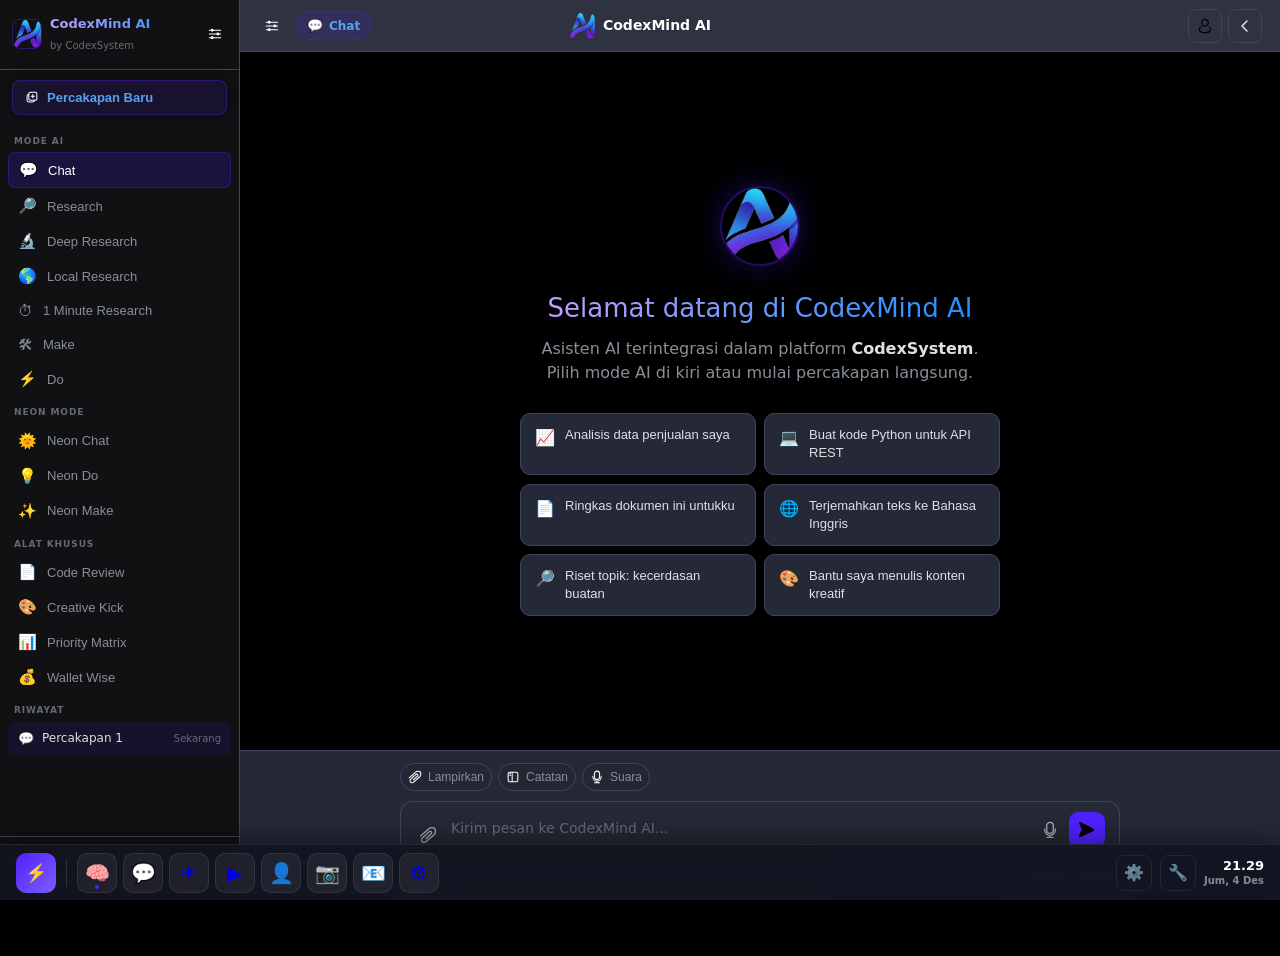
<file: CodexSystem/codexmind.html>
<!DOCTYPE html>
<html lang="id" data-theme="codexsystem-dark">
<head>
  <meta charset="UTF-8">
  <meta name="viewport" content="width=device-width, initial-scale=1.0">
  <title>CodexMind AI — CodexSystem</title>
  <link rel="icon" href="assets_logo/logo.png" type="image/png">
  <link rel="stylesheet" href="codexmind.css">
</head>
<body>

  <!-- SIDEBAR -->
  <aside class="cm-sidebar" id="cm-sidebar">
    <div class="cm-sidebar-header">
      <img src="assets_logo/logo.png" alt="CodexMind AI" class="cm-sidebar-logo">
      <div class="cm-sidebar-brand">
        <span class="cm-brand-name">CodexMind AI</span>
        <span class="cm-brand-sub">by CodexSystem</span>
      </div>
      <button class="cm-sidebar-toggle" id="cm-sidebar-toggle" title="Tutup sidebar">
        <img src="icons/menu.svg" alt="Menu" class="icon-svg light-icon">
      </button>
    </div>

    <button class="cm-new-chat" id="cm-new-chat">
      <img src="icons/add.svg" alt="Baru" class="icon-svg light-icon">
      <span>Percakapan Baru</span>
    </button>

    <!-- AI MODES -->
    <div class="cm-section-label">Mode AI</div>
    <nav class="cm-modes">
      <button class="cm-mode-btn active" data-mode="chat">
        <span class="cm-mode-icon">&#128172;</span>
        <span class="cm-mode-label">Chat</span>
      </button>
      <button class="cm-mode-btn" data-mode="research">
        <span class="cm-mode-icon">&#128270;</span>
        <span class="cm-mode-label">Research</span>
      </button>
      <button class="cm-mode-btn" data-mode="deep_research">
        <span class="cm-mode-icon">&#128300;</span>
        <span class="cm-mode-label">Deep Research</span>
      </button>
      <button class="cm-mode-btn" data-mode="local_research">
        <span class="cm-mode-icon">&#127758;</span>
        <span class="cm-mode-label">Local Research</span>
      </button>
      <button class="cm-mode-btn" data-mode="minute_research">
        <span class="cm-mode-icon">&#9201;</span>
        <span class="cm-mode-label">1 Minute Research</span>
      </button>
      <button class="cm-mode-btn" data-mode="make">
        <span class="cm-mode-icon">&#128736;</span>
        <span class="cm-mode-label">Make</span>
      </button>
      <button class="cm-mode-btn" data-mode="do">
        <span class="cm-mode-icon">&#9889;</span>
        <span class="cm-mode-label">Do</span>
      </button>
    </nav>

    <div class="cm-section-label">Neon Mode</div>
    <nav class="cm-modes">
      <button class="cm-mode-btn neon" data-mode="neon_chat">
        <span class="cm-mode-icon">&#127774;</span>
        <span class="cm-mode-label">Neon Chat</span>
      </button>
      <button class="cm-mode-btn neon" data-mode="neon_do">
        <span class="cm-mode-icon">&#128161;</span>
        <span class="cm-mode-label">Neon Do</span>
      </button>
      <button class="cm-mode-btn neon" data-mode="neon_make">
        <span class="cm-mode-icon">&#10024;</span>
        <span class="cm-mode-label">Neon Make</span>
      </button>
    </nav>

    <div class="cm-section-label">Alat Khusus</div>
    <nav class="cm-modes">
      <button class="cm-mode-btn tool" data-mode="code_review">
        <span class="cm-mode-icon">&#128196;</span>
        <span class="cm-mode-label">Code Review</span>
      </button>
      <button class="cm-mode-btn tool" data-mode="creative_kick">
        <span class="cm-mode-icon">&#127912;</span>
        <span class="cm-mode-label">Creative Kick</span>
      </button>
      <button class="cm-mode-btn tool" data-mode="priority_matrix">
        <span class="cm-mode-icon">&#128202;</span>
        <span class="cm-mode-label">Priority Matrix</span>
      </button>
      <button class="cm-mode-btn tool" data-mode="wallet_wise">
        <span class="cm-mode-icon">&#128176;</span>
        <span class="cm-mode-label">Wallet Wise</span>
      </button>
    </nav>

    <!-- CHAT HISTORY -->
    <div class="cm-section-label">Riwayat</div>
    <div class="cm-history" id="cm-history">
      <!-- dynamic -->
    </div>

    <div class="cm-sidebar-footer">
      <a href="index.html" class="cm-back-link">
        &#8592; Kembali ke CodexSystem
      </a>
      <div class="cm-version">CodexSystem v2.1.0</div>
    </div>
  </aside>

  <!-- MAIN CHAT AREA -->
  <main class="cm-main" id="cm-main">

    <!-- TOPBAR -->
    <header class="cm-topbar">
      <div class="cm-topbar-left">
        <button class="cm-topbar-menu" id="cm-topbar-menu">
          <img src="icons/menu.svg" alt="Menu" class="icon-svg light-icon">
        </button>
        <div class="cm-mode-indicator" id="cm-mode-indicator">
          <span class="cm-mode-icon-small">&#128172;</span>
          <span id="cm-mode-name">Chat</span>
        </div>
      </div>
      <div class="cm-topbar-center">
        <img src="assets_logo/logo.png" alt="CodexMind AI" class="cm-topbar-logo">
        <span class="cm-topbar-title">CodexMind AI</span>
      </div>
      <div class="cm-topbar-right">
        <button class="cm-topbar-btn" id="cm-user-btn" title="Akun">
          <img src="icons/user.svg" alt="User" class="icon-svg light-icon">
        </button>
        <a href="index.html" class="cm-topbar-btn" title="Kembali ke CodexSystem">
          <svg width="16" height="16" viewBox="0 0 16 16" fill="none"><path d="M10 3L5 8l5 5" stroke="currentColor" stroke-width="1.5" stroke-linecap="round" stroke-linejoin="round"/></svg>
        </a>
      </div>
    </header>

    <!-- MESSAGES -->
    <div class="cm-messages" id="cm-messages">
      <!-- Welcome screen -->
      <div class="cm-welcome" id="cm-welcome">
        <img src="assets_logo/logo2.gif" alt="CodexMind AI" class="cm-welcome-gif"
             onerror="this.src='assets_logo/logo.png'">
        <h1 class="cm-welcome-title">
          <span class="cm-welcome-gradient" id="cm-welcome-text">Selamat datang di CodexMind AI</span>
        </h1>
        <p class="cm-welcome-sub">Asisten AI terintegrasi dalam platform <strong>CodexSystem</strong>.<br>Pilih mode AI di kiri atau mulai percakapan langsung.</p>
        <div class="cm-suggestion-grid">
          <button class="cm-suggestion" onclick="sendSuggestion(this)">
            <span class="cm-sug-icon">&#128200;</span>
            <span>Analisis data penjualan saya</span>
          </button>
          <button class="cm-suggestion" onclick="sendSuggestion(this)">
            <span class="cm-sug-icon">&#128187;</span>
            <span>Buat kode Python untuk API REST</span>
          </button>
          <button class="cm-suggestion" onclick="sendSuggestion(this)">
            <span class="cm-sug-icon">&#128196;</span>
            <span>Ringkas dokumen ini untukku</span>
          </button>
          <button class="cm-suggestion" onclick="sendSuggestion(this)">
            <span class="cm-sug-icon">&#127760;</span>
            <span>Terjemahkan teks ke Bahasa Inggris</span>
          </button>
          <button class="cm-suggestion" onclick="sendSuggestion(this)">
            <span class="cm-sug-icon">&#128270;</span>
            <span>Riset topik: kecerdasan buatan</span>
          </button>
          <button class="cm-suggestion" onclick="sendSuggestion(this)">
            <span class="cm-sug-icon">&#127912;</span>
            <span>Bantu saya menulis konten kreatif</span>
          </button>
        </div>
      </div>
    </div>

    <!-- INPUT AREA -->
    <div class="cm-input-area" id="cm-input-area">
      <!-- HAND CARD PILLS (quick actions) -->
      <div class="cm-pills-row" id="cm-pills-row">
        <button class="hand-card-pill animate-pill" data-action="attach">
          <img src="icons/attach.svg" alt="Lampirkan" class="icon-svg light-icon pill-icon">
          <span>Lampirkan</span>
        </button>
        <button class="hand-card-pill animate-pill" data-action="note">
          <img src="icons/note.svg" alt="Catatan" class="icon-svg light-icon pill-icon">
          <span>Catatan</span>
        </button>
        <button class="hand-card-pill animate-pill" data-action="mic">
          <img src="icons/mic.svg" alt="Suara" class="icon-svg light-icon pill-icon">
          <span>Suara</span>
        </button>
      </div>

      <div class="cm-input-box" id="cm-input-box">
        <button class="cm-attach-btn" title="Lampirkan file">
          <img src="icons/attach.svg" alt="Attach" class="icon-svg light-icon">
        </button>
        <div class="cm-textarea-wrap">
          <textarea
            class="cm-textarea"
            id="cm-textarea"
            placeholder="Kirim pesan ke CodexMind AI..."
            rows="1"
          ></textarea>
        </div>
        <div class="cm-input-actions">
          <button class="cm-mic-btn" title="Pesan suara">
            <img src="icons/mic.svg" alt="Mic" class="icon-svg light-icon">
          </button>
          <button class="cm-send-btn" id="cm-send-btn" title="Kirim">
            <img src="icons/send.svg" alt="Kirim" class="icon-svg light-icon">
          </button>
        </div>
      </div>

      <div class="cm-input-footer">
        <span class="cm-input-disclaimer">CodexMind AI dapat membuat kesalahan. Selalu verifikasi informasi penting.</span>
        <span class="cm-input-model" id="cm-input-model">CodexMind Chat</span>
      </div>
    </div>

  </main>

  <!-- Hidden file input untuk attach -->
  <input type="file" id="cm-file-input" multiple accept="*/*" style="display:none">
  <!-- Hidden TTS audio indicator -->
  <div id="cm-tts-indicator" style="display:none;position:fixed;bottom:80px;right:24px;z-index:9999;
    background:rgba(80,33,255,.15);border:1px solid rgba(80,33,255,.4);color:#7b5eff;
    padding:8px 16px;border-radius:10px;font-size:12px;font-weight:600;backdrop-filter:blur(10px)">
    🔊 Membaca...
  </div>
  <!-- AI Engine + RAG + Web Search + Taskbar -->
  <link rel="stylesheet" href="taskbar.css">
  <script src="ai-engine.js"></script>
  <script src="rag-engine.js"></script>
  <script src="web-search.js"></script>
  <script src="codexmind.js"></script>
  <script src="taskbar.js"></script>
</body>
</html>
</file>
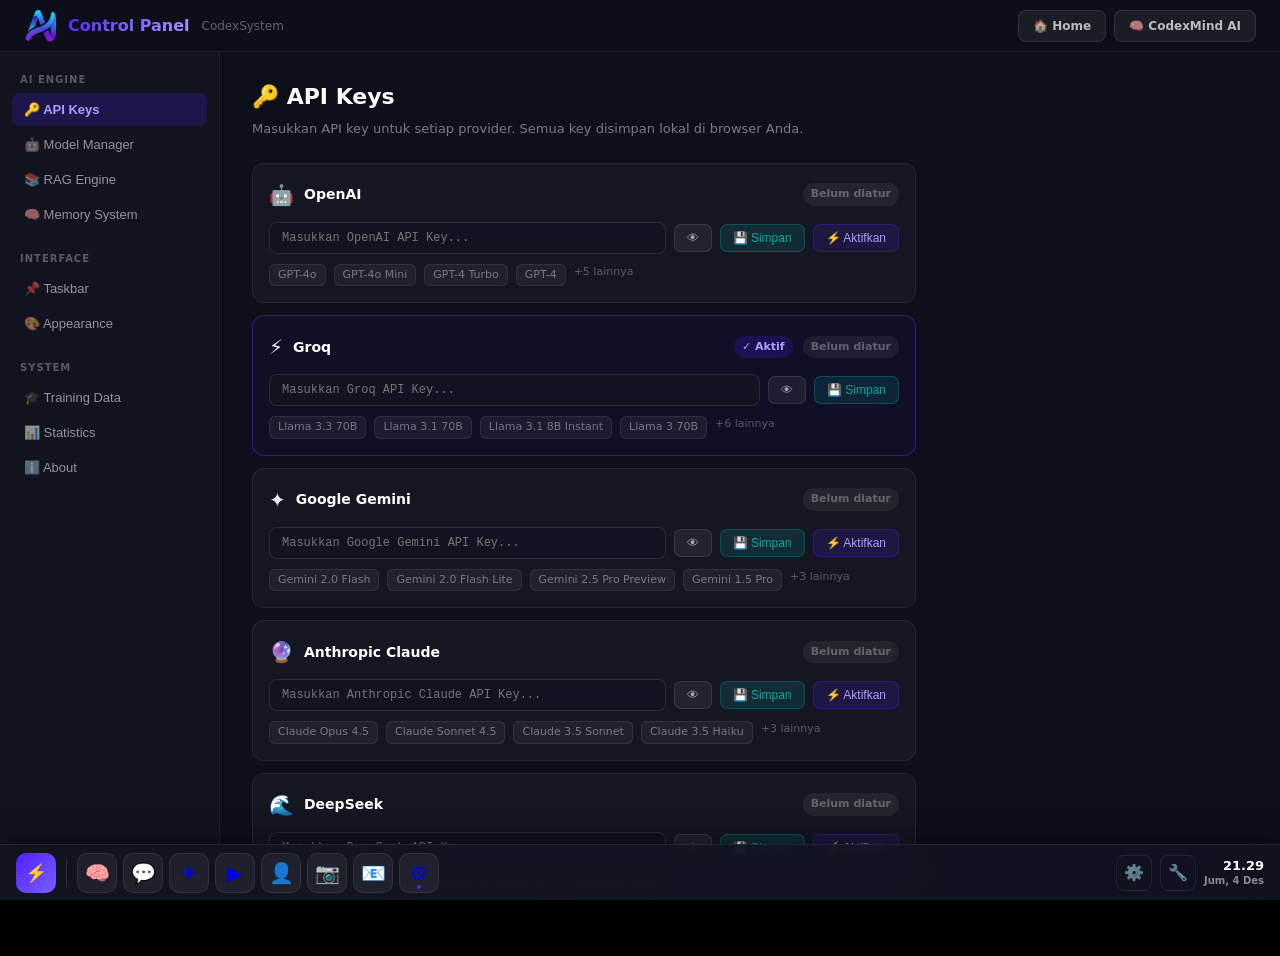
<file: CodexSystem/control-panel.html>
<!DOCTYPE html>
<html lang="id" data-theme="codexsystem-dark">
<head>
  <meta charset="UTF-8">
  <meta name="viewport" content="width=device-width, initial-scale=1.0">
  <title>Control Panel — CodexSystem</title>
  <link rel="icon" href="assets_logo/logo.png" type="image/png">
  <link rel="stylesheet" href="codexmind.css">
  <link rel="stylesheet" href="control-panel.css">
  <link rel="stylesheet" href="taskbar.css">
</head>
<body>

<!-- TOP NAV -->
<header class="cp-topnav">
  <div class="cp-topnav-left">
    <img src="assets_logo/logo.png" alt="CodexSystem" class="cp-topnav-logo">
    <span class="cp-topnav-title">Control Panel</span>
    <span class="cp-topnav-sub">CodexSystem</span>
  </div>
  <div class="cp-topnav-right">
    <a href="/" class="cp-nav-btn">🏠 Home</a>
    <a href="/codexmind.html" class="cp-nav-btn">🧠 CodexMind AI</a>
  </div>
</header>

<div class="cp-layout">

  <!-- SIDEBAR NAV -->
  <nav class="cp-sidebar">
    <div class="cp-nav-group">
      <div class="cp-nav-label">AI ENGINE</div>
      <button class="cp-nav-item active" data-section="api-keys">🔑 API Keys</button>
      <button class="cp-nav-item" data-section="models">🤖 Model Manager</button>
      <button class="cp-nav-item" data-section="rag">📚 RAG Engine</button>
      <button class="cp-nav-item" data-section="memory">🧠 Memory System</button>
    </div>
    <div class="cp-nav-group">
      <div class="cp-nav-label">INTERFACE</div>
      <button class="cp-nav-item" data-section="taskbar">📌 Taskbar</button>
      <button class="cp-nav-item" data-section="appearance">🎨 Appearance</button>
    </div>
    <div class="cp-nav-group">
      <div class="cp-nav-label">SYSTEM</div>
      <button class="cp-nav-item" data-section="training">🎓 Training Data</button>
      <button class="cp-nav-item" data-section="stats">📊 Statistics</button>
      <button class="cp-nav-item" data-section="about">ℹ️ About</button>
    </div>
  </nav>

  <!-- MAIN CONTENT -->
  <main class="cp-main">

    <!-- ═══ API KEYS ═══ -->
    <section class="cp-section active" id="section-api-keys">
      <div class="cp-section-header">
        <h2>🔑 API Keys</h2>
        <p>Masukkan API key untuk setiap provider. Semua key disimpan lokal di browser Anda.</p>
      </div>
      <div id="api-keys-container">
        <!-- dynamically rendered -->
      </div>
    </section>

    <!-- ═══ MODEL MANAGER ═══ -->
    <section class="cp-section" id="section-models">
      <div class="cp-section-header">
        <h2>🤖 Model Manager</h2>
        <p>Pilih provider dan model aktif yang digunakan CodexMind AI.</p>
      </div>

      <div class="cp-card">
        <div class="cp-card-title">Provider & Model Aktif</div>
        <div class="cp-form-row">
          <label class="cp-label">Provider Aktif</label>
          <select class="cp-select" id="active-provider-select">
          </select>
        </div>
        <div class="cp-form-row">
          <label class="cp-label">Model Aktif</label>
          <select class="cp-select" id="active-model-select">
          </select>
        </div>
        <div class="cp-form-row">
          <label class="cp-label">Temperature</label>
          <div style="display:flex;align-items:center;gap:12px">
            <input type="range" id="temperature-range" min="0" max="2" step="0.1" value="0.7" style="flex:1;accent-color:#5021ff">
            <span id="temperature-val" style="min-width:30px;color:#a99fff;font-weight:700">0.7</span>
          </div>
        </div>
        <div class="cp-form-row">
          <label class="cp-label">Max Tokens</label>
          <input type="number" class="cp-input" id="max-tokens-input" value="4096" min="256" max="128000" step="256">
        </div>
        <button class="cp-btn-primary" id="save-model-btn">💾 Simpan Pengaturan Model</button>
      </div>

      <div class="cp-card" style="margin-top:16px">
        <div class="cp-card-title">Status Provider</div>
        <div id="provider-status-list">
          <!-- dynamically rendered -->
        </div>
      </div>
    </section>

    <!-- ═══ RAG ENGINE ═══ -->
    <section class="cp-section" id="section-rag">
      <div class="cp-section-header">
        <h2>📚 RAG Engine</h2>
        <p>Retrieval Augmented Generation — tambah pengetahuan kustom ke CodexMind AI.</p>
        <div class="cp-badge-row">
          <span class="cp-badge green">BM25 Active</span>
          <span class="cp-badge blue">MiniLM v6 Mode</span>
          <span class="cp-badge purple">Hybrid Retrieval</span>
        </div>
      </div>

      <div class="cp-card">
        <div class="cp-card-title">📤 Upload Dokumen ke Knowledge Base</div>
        <div class="cp-dropzone" id="rag-dropzone">
          <div class="cp-dropzone-icon">📁</div>
          <div class="cp-dropzone-text">Drag & drop file atau klik untuk memilih</div>
          <div class="cp-dropzone-hint">Mendukung: .txt, .md, .csv, .json, .js, .py, .html (max 50KB per file)</div>
          <input type="file" id="rag-file-input" multiple accept=".txt,.md,.csv,.json,.js,.py,.html,.css,.xml,.yaml,.yml" style="display:none">
        </div>
        <div id="rag-upload-status" style="margin-top:12px;font-size:13px;color:#a99fff"></div>
      </div>

      <div class="cp-card" style="margin-top:16px">
        <div class="cp-card-title">📝 Tambah Pengetahuan Manual</div>
        <div class="cp-form-row">
          <label class="cp-label">Judul</label>
          <input type="text" class="cp-input" id="rag-title-input" placeholder="Nama pengetahuan / topik">
        </div>
        <div class="cp-form-row">
          <label class="cp-label">Konten</label>
          <textarea class="cp-textarea" id="rag-content-input" rows="6" placeholder="Masukkan teks pengetahuan yang ingin ditambahkan ke basis pengetahuan AI..."></textarea>
        </div>
        <div class="cp-form-row">
          <label class="cp-label">Tags (pisahkan dengan koma)</label>
          <input type="text" class="cp-input" id="rag-tags-input" placeholder="ai, teknologi, indonesia">
        </div>
        <button class="cp-btn-primary" id="rag-add-btn">➕ Tambah ke Knowledge Base</button>
      </div>

      <div class="cp-card" style="margin-top:16px">
        <div class="cp-card-title">🗄️ Knowledge Base (<span id="kb-count">0</span> item)</div>
        <div class="cp-form-row">
          <input type="text" class="cp-input" id="kb-search" placeholder="🔍 Cari di knowledge base...">
        </div>
        <div id="kb-list" style="max-height:400px;overflow-y:auto">
          <!-- dynamically rendered -->
        </div>
      </div>

      <div class="cp-card" style="margin-top:16px">
        <div class="cp-card-title">⚙️ RAG Settings</div>
        <div class="cp-form-row">
          <label class="cp-label">Top-K Dokumen</label>
          <input type="number" class="cp-input" id="rag-topk" value="5" min="1" max="20">
        </div>
        <div class="cp-toggle-row">
          <span class="cp-toggle-label">Aktifkan RAG di setiap pesan</span>
          <label class="tbs-toggle"><input type="checkbox" id="rag-enabled" checked><span class="tbs-toggle-slider"></span></label>
        </div>
        <div class="cp-toggle-row">
          <span class="cp-toggle-label">Tampilkan sumber dokumen di respons</span>
          <label class="tbs-toggle"><input type="checkbox" id="rag-show-sources"><span class="tbs-toggle-slider"></span></label>
        </div>
        <button class="cp-btn-secondary" id="rag-save-settings">💾 Simpan RAG Settings</button>
      </div>
    </section>

    <!-- ═══ MEMORY SYSTEM ═══ -->
    <section class="cp-section" id="section-memory">
      <div class="cp-section-header">
        <h2>🧠 Memory System</h2>
        <p>Kelola memori percakapan, profil pengguna, dan data pelatihan AI.</p>
      </div>

      <div class="cp-card">
        <div class="cp-card-title">👤 Profil Pengguna</div>
        <div class="cp-form-row">
          <label class="cp-label">Nama</label>
          <input type="text" class="cp-input" id="profile-name" placeholder="Nama Anda">
        </div>
        <div class="cp-form-row">
          <label class="cp-label">Preferensi Bahasa</label>
          <select class="cp-select" id="profile-lang">
            <option value="id-ID">Bahasa Indonesia</option>
            <option value="en-US">English</option>
            <option value="mixed">Campur (ID + EN)</option>
          </select>
        </div>
        <div class="cp-form-row">
          <label class="cp-label">Preferensi & Konteks</label>
          <textarea class="cp-textarea" id="profile-pref" rows="3" placeholder="Ceritakan tentang diri Anda, bidang kerja, atau preferensi komunikasi..."></textarea>
        </div>
        <button class="cp-btn-primary" id="save-profile-btn">💾 Simpan Profil</button>
      </div>

      <div class="cp-card" style="margin-top:16px">
        <div class="cp-card-title">💬 Riwayat Percakapan (<span id="conv-count">0</span>)</div>
        <div class="cp-toggle-row">
          <span class="cp-toggle-label">Simpan riwayat percakapan otomatis</span>
          <label class="tbs-toggle"><input type="checkbox" id="memory-save-conv" checked><span class="tbs-toggle-slider"></span></label>
        </div>
        <div class="cp-toggle-row">
          <span class="cp-toggle-label">Gunakan memori percakapan sebagai konteks</span>
          <label class="tbs-toggle"><input type="checkbox" id="memory-use-conv" checked><span class="tbs-toggle-slider"></span></label>
        </div>
        <div id="conv-list" style="max-height:300px;overflow-y:auto;margin-top:12px"></div>
        <div style="display:flex;gap:8px;margin-top:12px">
          <button class="cp-btn-danger" id="clear-conv-btn">🗑️ Hapus Semua Percakapan</button>
        </div>
      </div>

      <div class="cp-card" style="margin-top:16px">
        <div class="cp-card-title">🎓 Data Pelatihan (<span id="train-count">0</span> pasang)</div>
        <p style="font-size:13px;color:rgba(255,255,255,0.5);margin-bottom:12px">Pasang input-output berkualitas tinggi untuk fine-tuning AI masa depan.</p>
        <div class="cp-form-row">
          <label class="cp-label">Input (Pertanyaan)</label>
          <textarea class="cp-textarea" id="train-input" rows="2" placeholder="Pertanyaan atau input..."></textarea>
        </div>
        <div class="cp-form-row">
          <label class="cp-label">Output (Jawaban ideal)</label>
          <textarea class="cp-textarea" id="train-output" rows="3" placeholder="Jawaban ideal dari AI..."></textarea>
        </div>
        <div class="cp-form-row">
          <label class="cp-label">Rating (1-10)</label>
          <input type="number" class="cp-input" id="train-rating" value="8" min="1" max="10" style="width:80px">
        </div>
        <button class="cp-btn-primary" id="add-train-btn">➕ Tambah Data Pelatihan</button>
        <div id="train-list" style="max-height:250px;overflow-y:auto;margin-top:12px"></div>
        <button class="cp-btn-secondary" id="export-train-btn" style="margin-top:8px">📥 Export Training Data (JSONL)</button>
      </div>

      <div class="cp-card" style="margin-top:16px">
        <div class="cp-card-title">⚙️ Memory Settings</div>
        <div class="cp-form-row">
          <label class="cp-label">Max riwayat percakapan</label>
          <input type="number" class="cp-input" id="max-conv" value="200" min="10" max="1000">
        </div>
        <div class="cp-toggle-row">
          <span class="cp-toggle-label">Buat ringkasan otomatis percakapan panjang</span>
          <label class="tbs-toggle"><input type="checkbox" id="memory-auto-summary" checked><span class="tbs-toggle-slider"></span></label>
        </div>
        <button class="cp-btn-danger" id="clear-all-memory-btn">💣 Hapus Semua Memori</button>
      </div>
    </section>

    <!-- ═══ TASKBAR ═══ -->
    <section class="cp-section" id="section-taskbar">
      <div class="cp-section-header">
        <h2>📌 Taskbar Manager</h2>
        <p>Kelola bottom taskbar — aplikasi, auto-hide, dan tampilan.</p>
      </div>
      <div class="cp-card">
        <div class="cp-card-title">⚙️ Pengaturan Taskbar</div>
        <div class="cp-toggle-row">
          <span class="cp-toggle-label">Aktifkan Taskbar</span>
          <label class="tbs-toggle"><input type="checkbox" id="tb-main-enabled" checked><span class="tbs-toggle-slider"></span></label>
        </div>
        <div class="cp-toggle-row">
          <span class="cp-toggle-label">Auto-Hide (sembunyikan otomatis)</span>
          <label class="tbs-toggle"><input type="checkbox" id="tb-main-autohide"><span class="tbs-toggle-slider"></span></label>
        </div>
        <button class="cp-btn-primary" id="save-taskbar-btn">💾 Simpan Pengaturan Taskbar</button>
      </div>
      <div class="cp-card" style="margin-top:16px">
        <div class="cp-card-title">📱 Kelola Aplikasi di Taskbar</div>
        <div id="cp-app-grid" class="cp-app-grid-manager"></div>
      </div>
      <div class="cp-card" style="margin-top:16px">
        <div class="cp-card-title">➕ Tambah Aplikasi Kustom</div>
        <div class="cp-form-row"><label class="cp-label">Nama Aplikasi</label><input type="text" class="cp-input" id="cp-app-name" placeholder="Nama aplikasi"></div>
        <div class="cp-form-row"><label class="cp-label">URL</label><input type="text" class="cp-input" id="cp-app-url" placeholder="https://..."></div>
        <div class="cp-form-row"><label class="cp-label">Icon (emoji)</label><input type="text" class="cp-input" id="cp-app-icon" placeholder="🔗" style="width:60px"></div>
        <button class="cp-btn-primary" id="cp-add-app-btn">➕ Tambah Aplikasi</button>
      </div>
    </section>

    <!-- ═══ APPEARANCE ═══ -->
    <section class="cp-section" id="section-appearance">
      <div class="cp-section-header">
        <h2>🎨 Appearance</h2>
        <p>Sesuaikan tampilan CodexSystem sesuai preferensi Anda.</p>
      </div>
      <div class="cp-card">
        <div class="cp-card-title">🌙 Tema Warna</div>
        <div class="cp-theme-grid" id="theme-grid">
          <div class="cp-theme-item active" data-theme="codexsystem-dark">
            <div class="cp-theme-preview" style="background:linear-gradient(135deg,#0d0f1a,#252835)"></div>
            <span>Dark (Default)</span>
          </div>
          <div class="cp-theme-item" data-theme="midnight">
            <div class="cp-theme-preview" style="background:linear-gradient(135deg,#070b14,#1a2135)"></div>
            <span>Midnight Blue</span>
          </div>
          <div class="cp-theme-item" data-theme="neon-purple">
            <div class="cp-theme-preview" style="background:linear-gradient(135deg,#0d0018,#1a003a)"></div>
            <span>Neon Purple</span>
          </div>
          <div class="cp-theme-item" data-theme="ocean">
            <div class="cp-theme-preview" style="background:linear-gradient(135deg,#001428,#003455)"></div>
            <span>Ocean Deep</span>
          </div>
        </div>
      </div>
      <div class="cp-card" style="margin-top:16px">
        <div class="cp-card-title">🔤 Font Size</div>
        <div class="cp-toggle-row">
          <span class="cp-toggle-label">Ukuran Font</span>
          <select class="cp-select" id="font-size-select" style="width:auto">
            <option value="13">Kecil (13px)</option>
            <option value="14" selected>Normal (14px)</option>
            <option value="15">Besar (15px)</option>
            <option value="16">Sangat Besar (16px)</option>
          </select>
        </div>
        <button class="cp-btn-primary" id="save-appearance-btn">💾 Simpan Tampilan</button>
      </div>
    </section>

    <!-- ═══ TRAINING DATA ═══ -->
    <section class="cp-section" id="section-training">
      <div class="cp-section-header">
        <h2>🎓 Training Data Manager</h2>
        <p>Kelola dan latih CodexMind AI dengan data percakapan berkualitas tinggi.</p>
      </div>
      <div class="cp-card">
        <div class="cp-card-title">📊 Ringkasan Data Pelatihan</div>
        <div id="train-summary-cards" class="cp-stats-grid"></div>
      </div>
      <div class="cp-card" style="margin-top:16px">
        <div class="cp-card-title">📋 Semua Data Pelatihan</div>
        <div id="full-train-list" style="max-height:500px;overflow-y:auto"></div>
        <div style="display:flex;gap:8px;margin-top:12px">
          <button class="cp-btn-secondary" id="export-jsonl-btn">📥 Export JSONL</button>
          <button class="cp-btn-secondary" id="export-csv-btn">📊 Export CSV</button>
          <button class="cp-btn-danger" id="clear-train-btn">🗑️ Hapus Semua</button>
        </div>
      </div>
    </section>

    <!-- ═══ STATISTICS ═══ -->
    <section class="cp-section" id="section-stats">
      <div class="cp-section-header">
        <h2>📊 System Statistics</h2>
        <p>Monitor penggunaan dan performa CodexSystem.</p>
      </div>
      <div class="cp-stats-grid" id="stats-grid">
        <!-- dynamically rendered -->
      </div>
      <div class="cp-card" style="margin-top:16px">
        <div class="cp-card-title">💾 Storage</div>
        <div id="storage-info"></div>
      </div>
    </section>

    <!-- ═══ ABOUT ═══ -->
    <section class="cp-section" id="section-about">
      <div class="cp-section-header">
        <h2>ℹ️ About CodexSystem</h2>
      </div>
      <div class="cp-card">
        <div style="text-align:center;padding:32px 0">
          <img src="assets_logo/logo.png" alt="CodexSystem" style="width:80px;height:80px;margin-bottom:16px">
          <h1 style="font-size:24px;font-weight:800;background:linear-gradient(135deg,#5021ff,#a99fff);-webkit-background-clip:text;-webkit-text-fill-color:transparent;margin-bottom:8px">CodexSystem</h1>
          <p style="color:rgba(255,255,255,0.6);margin-bottom:4px">Powered by <strong style="color:#a99fff">CodexMind AI</strong></p>
          <p style="color:rgba(255,255,255,0.3);font-size:12px">Version 2.2.0</p>
        </div>
        <div class="cp-about-grid">
          <div class="cp-about-item"><span>🤖</span><strong>14 Mode AI</strong><p>Chat, Research, Deep Research, Neon, Code Review, dan lebih</p></div>
          <div class="cp-about-item"><span>🔌</span><strong>10+ Provider AI</strong><p>OpenAI, Groq, Gemini, Claude, Qwen, DeepSeek, Mistral, dll.</p></div>
          <div class="cp-about-item"><span>📚</span><strong>RAG Engine</strong><p>BM25 + Cosine Similarity, MiniLM v6 mode</p></div>
          <div class="cp-about-item"><span>🧠</span><strong>Memory System</strong><p>Percakapan, profil pengguna, data pelatihan</p></div>
          <div class="cp-about-item"><span>📌</span><strong>Taskbar</strong><p>Bottom taskbar dengan 20+ aplikasi built-in</p></div>
          <div class="cp-about-item"><span>🔒</span><strong>Privacy First</strong><p>Semua data tersimpan lokal, API key tidak dikirim ke server</p></div>
        </div>
      </div>
    </section>

  </main>
</div>

<script src="ai-engine.js"></script>
<script src="rag-engine.js"></script>
<script src="taskbar.js"></script>
<script src="control-panel.js"></script>
</body>
</html>
</file>
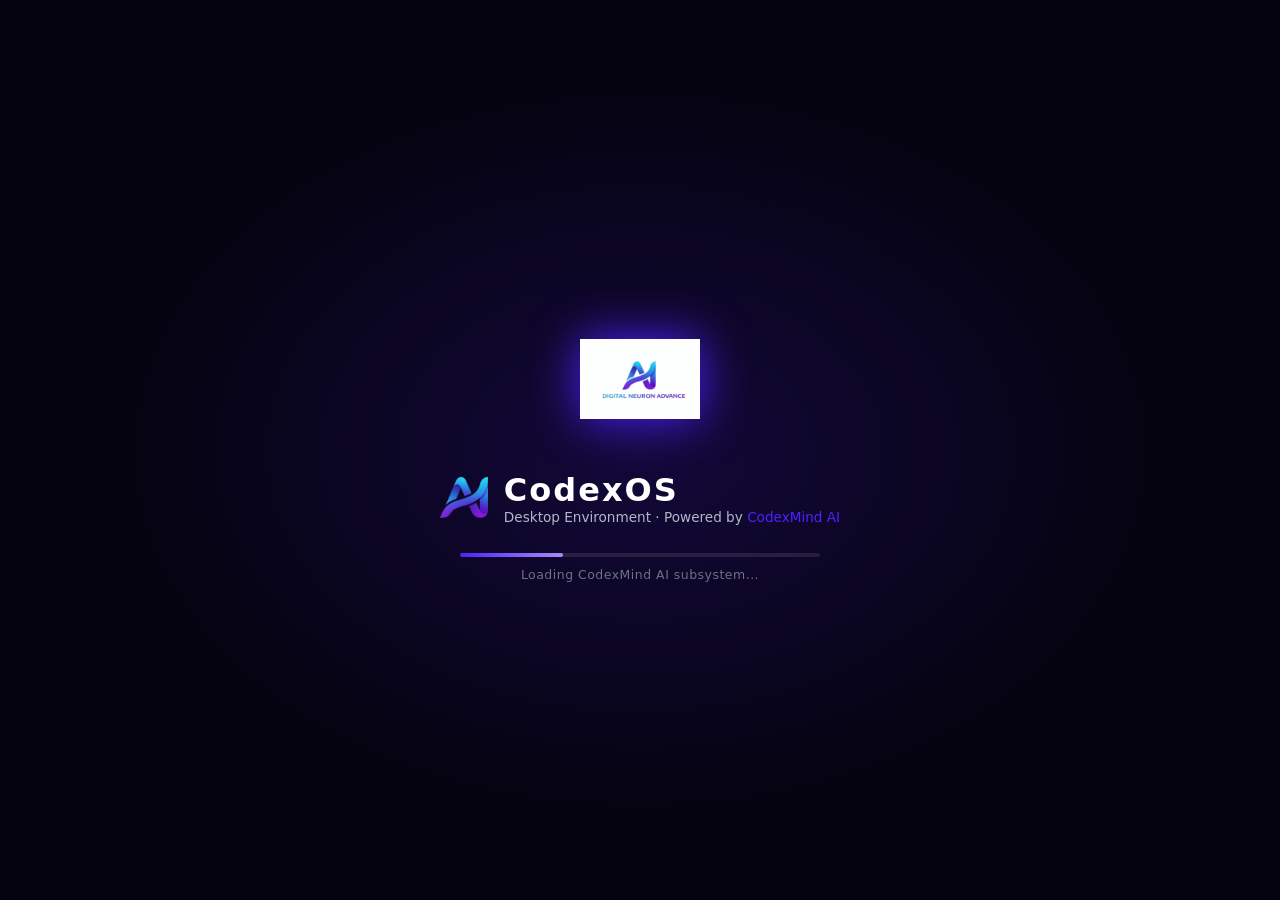
<file: CodexSystem/desktop.html>
<!DOCTYPE html>
<html lang="id" data-theme="codexsystem-dark">
<head>
  <meta charset="UTF-8">
  <meta name="viewport" content="width=device-width, initial-scale=1.0">
  <title>CodexOS — Desktop Environment</title>
  <link rel="icon" href="assets_logo/logo.png" type="image/png">
  <link rel="stylesheet" href="desktop.css">
</head>
<body>

<!-- ══════════════════════════════════════════
     BOOT SPLASH
══════════════════════════════════════════ -->
<div id="boot-splash" class="boot-splash">
  <div class="boot-bg-glow"></div>
  <div class="boot-center">
    <div class="boot-gif-wrap">
      <img src="assets_logo/boot.gif" alt="Boot" id="boot-gif"
           onerror="this.src='assets_logo/logo.png'">
    </div>
    <div class="boot-brand-row">
      <img src="assets_logo/logo.png" alt="CodexOS" class="boot-logo">
      <div class="boot-brand-text">
        <span class="boot-name">CodexOS</span>
        <span class="boot-sub">Desktop Environment · Powered by <em>CodexMind AI</em></span>
      </div>
    </div>
    <div class="boot-progress-wrap">
      <div class="boot-bar"><div class="boot-fill" id="boot-fill"></div></div>
      <div class="boot-label" id="boot-label">Initializing CodexOS kernel...</div>
    </div>
  </div>
</div>

<!-- ══════════════════════════════════════════
     LOGIN SCREEN
══════════════════════════════════════════ -->
<div id="lock-screen" class="lock-screen hidden">
  <div class="lock-bg">
    <img src="CodexMind_System/rich-wallpaper/rich--wallpaper/wallpaper/main_resource.jpeg" class="lock-wallpaper"
         onerror="this.style.display='none'">
    <div class="lock-overlay"></div>
  </div>
  <div class="lock-content">
    <img src="assets_logo/logo.png" alt="User" class="lock-avatar">
    <div class="lock-username">CodexSystem</div>
    <div class="lock-time-big" id="lock-time">00:00</div>
    <div class="lock-date-big" id="lock-date">Senin, 1 Januari</div>
    <div class="lock-input-wrap">
      <input type="password" id="lock-input" placeholder="Tekan Enter untuk masuk"
             class="lock-input" autocomplete="off">
      <button class="lock-enter-btn" id="lock-enter">→</button>
    </div>
    <div class="lock-hint">Tekan Enter atau klik → untuk masuk</div>
  </div>
</div>

<!-- ══════════════════════════════════════════
     DESKTOP
══════════════════════════════════════════ -->
<div id="desktop" class="desktop hidden">

  <!-- WALLPAPER -->
  <div class="desktop-wallpaper" id="desktop-wallpaper">
    <img src="CodexMind_System/rich-wallpaper/rich--wallpaper/wallpaper/main_resource.jpeg" class="wallpaper-img" id="wp-img"
         onerror="document.getElementById('desktop-wallpaper').classList.add('fallback-bg')">
    <div class="wallpaper-overlay" id="wp-overlay"></div>
  </div>

  <!-- DESKTOP ICONS -->
  <div class="desktop-icons" id="desktop-icons">
    <!-- Icons injected by JS -->
  </div>

  <!-- WINDOWS LAYER -->
  <div class="windows-layer" id="windows-layer">
    <!-- Windows injected by JS -->
  </div>

  <!-- CONTEXT MENU -->
  <div class="ctx-menu hidden" id="ctx-menu">
    <div class="ctx-item" data-action="new-folder">📁 New Folder</div>
    <div class="ctx-item" data-action="change-wallpaper">🖼️ Change Wallpaper</div>
    <div class="ctx-item" data-action="display-settings">⚙️ Display Settings</div>
    <div class="ctx-divider"></div>
    <div class="ctx-item" data-action="refresh">🔄 Refresh Desktop</div>
    <div class="ctx-item" data-action="open-terminal">💻 Open Terminal</div>
  </div>

  <!-- NOTIFICATION AREA -->
  <div class="notif-area" id="notif-area"></div>

  <!-- ── TASKBAR ── -->
  <div class="taskbar" id="taskbar">

    <!-- Start Button -->
    <button class="tb-start-btn" id="tb-start-btn" title="App Launcher">
      <img src="assets_logo/logo.png" alt="CodexOS" class="tb-start-logo">
    </button>

    <!-- Pinned / Running Apps -->
    <div class="tb-apps" id="tb-apps">
      <!-- Injected by JS -->
    </div>

    <div class="tb-spacer"></div>

    <!-- System Tray -->
    <div class="tb-tray">
      <button class="tb-tray-btn" id="tb-search-btn" title="Search">🔍</button>
      <button class="tb-tray-btn" id="tb-notif-btn" title="Notifications">🔔</button>
      <div class="tb-divider"></div>
      <div class="tb-clock" id="tb-clock">
        <div class="tb-time" id="tb-time">00:00</div>
        <div class="tb-date" id="tb-date">01/01</div>
      </div>
    </div>
  </div>

  <!-- ── START MENU / APP LAUNCHER ── -->
  <div class="start-menu hidden" id="start-menu">
    <div class="sm-header">
      <div class="sm-search-wrap">
        <span class="sm-search-icon">🔍</span>
        <input type="text" id="sm-search" placeholder="Cari aplikasi..." class="sm-search-input" autocomplete="off">
      </div>
    </div>
    <div class="sm-sections">
      <div class="sm-section">
        <div class="sm-section-label">Pinned</div>
        <div class="sm-grid" id="sm-pinned-grid"></div>
      </div>
      <div class="sm-section">
        <div class="sm-section-label">All Apps</div>
        <div class="sm-list" id="sm-all-list"></div>
      </div>
    </div>
    <div class="sm-footer">
      <div class="sm-user">
        <img src="assets_logo/logo.png" alt="User" class="sm-user-avatar">
        <span class="sm-user-name">CodexSystem</span>
      </div>
      <button class="sm-power-btn" id="sm-power-btn" title="Power">⏻</button>
    </div>
  </div>

  <!-- ── POWER MENU ── -->
  <div class="power-menu hidden" id="power-menu">
    <div class="pm-item" data-action="lock">🔒 Lock Screen</div>
    <div class="pm-item" data-action="restart">🔄 Restart Desktop</div>
    <div class="pm-divider"></div>
    <div class="pm-item pm-danger" data-action="shutdown">⏻ Shut Down</div>
  </div>

  <!-- ── WALLPAPER PICKER ── -->
  <div class="modal-overlay hidden" id="wp-modal-overlay">
    <div class="wp-modal">
      <div class="wp-modal-header">
        <span>🖼️ Change Wallpaper</span>
        <button class="wp-modal-close" id="wp-modal-close">✕</button>
      </div>
      <div class="wp-grid" id="wp-grid">
        <div class="wp-thumb active" data-src="CodexMind_System/rich-wallpaper/rich--wallpaper/wallpaper/main_resource.jpeg">
          <img src="CodexMind_System/rich-wallpaper/rich--wallpaper/wallpaper/main_resource.jpeg" alt="Default">
          <span>Default</span>
        </div>
        <div class="wp-thumb" data-gradient="linear-gradient(135deg,#0b0426,#5021ff)">
          <div class="wp-gradient-preview" style="background:linear-gradient(135deg,#0b0426,#5021ff)"></div>
          <span>Cobalt Night</span>
        </div>
        <div class="wp-thumb" data-gradient="linear-gradient(135deg,#0d1117,#161b22)">
          <div class="wp-gradient-preview" style="background:linear-gradient(135deg,#0d1117,#161b22)"></div>
          <span>Midnight</span>
        </div>
        <div class="wp-thumb" data-gradient="linear-gradient(135deg,#1a0533,#ff2f7b40)">
          <div class="wp-gradient-preview" style="background:linear-gradient(135deg,#1a0533,#ff2f7b40)"></div>
          <span>Neon Pink</span>
        </div>
        <div class="wp-thumb" data-gradient="linear-gradient(135deg,#001a0d,#00aba040)">
          <div class="wp-gradient-preview" style="background:linear-gradient(135deg,#001a0d,#00aba040)"></div>
          <span>Matrix Green</span>
        </div>
        <div class="wp-thumb" data-gradient="linear-gradient(135deg,#0c0c1e,#1a237e)">
          <div class="wp-gradient-preview" style="background:linear-gradient(135deg,#0c0c1e,#1a237e)"></div>
          <span>Deep Blue</span>
        </div>
      </div>
      <div class="wp-modal-footer">
        <label class="wp-upload-btn">
          📂 Upload Wallpaper
          <input type="file" id="wp-file-input" accept="image/*" style="display:none">
        </label>
        <div class="wp-overlay-wrap">
          <label>Overlay opacity</label>
          <input type="range" id="wp-overlay-range" min="0" max="80" value="30" class="wp-range">
          <span id="wp-overlay-val">30%</span>
        </div>
      </div>
    </div>
  </div>

</div><!-- /desktop -->

<script src="desktop.js"></script>
</body>
</html>
</file>
<file: CodexSystem/codexmind.css>
/* ═══════════════════════════════════════════════════════════════
   CodexMind AI — codexmind.css
   Synchronized from: CodexMind AI/Write/@/src/root/
   Themes: codexsystem-dark | typography | animations | components
   ═══════════════════════════════════════════════════════════════ */

/* ── 1. DESIGN SYSTEM TOKENS ── */
html[data-theme="codexsystem-dark"],
html[data-theme="opera-dark"],
html {
  /* Surface (from opera-dark.css) */
  --color-surface-primary:         #252835;
  --color-surface-on-hover:        #2e3241;
  --color-surface-input-field-bg:  #252835;
  --color-surface-input-field:     #41455a;
  --color-stroke-components:       #41455a;
  --color-solid-dolphin:           #252836;

  /* Buttons */
  --color-buttons-primary-bg:      #5021ff;
  --color-buttons-primary-hover:   #401acc;
  --color-buttons-primary-active:  #5e52e3;
  --color-buttons-primary-text:    #ffffff;
  --color-buttons-secondary-bg:    #484d64;
  --color-buttons-secondary-border:#484d64;
  --color-buttons-tertiary-bg:     #242733;
  --color-buttons-tertiary-border: #41455a;
  --color-cobalt-blue:             #5021ff;

  /* Text */
  --color-text-01: #ffffff;
  --color-text-02: #dee0e3;
  --color-text-03: #868f98;
  --color-text-04: #626b74;
  --color-text-a:  #56a2ef;
  --color-description: rgba(255,255,255,.8);

  /* Neutrals */
  --color-neutral-88:  #50575e;
  --color-neutral-90:  #464d53;
  --color-neutral-92:  #3f454a;
  --color-neutral-93:  #383d42;
  --color-neutral-100: #131416;

  /* Chatbot-specific (from opera-dark.css) */
  --opera-chatbot-background:       #000000;
  --opera-chatbot-tab-view-bg:      #111113;
  --opera-chatbot-input:            #ffffff;
  --opera-chatbot-message-title:    #ffffff;
  --opera-chatbot-form-input-bg:    #252836;
  --opera-chatbot-burger-bg:        #484d65;
  --opera-chatbot-scrollbar-thumb:  #2a2e32;
  --opera-chatbot-background-scrollbar: #000;
  --opera-icon-color:               #ffffff;
  --chat-header-bg-color:           #2e3241;
  --tooltip-bg-color:               #252835;
  --new-chat-shadow:                0 0 15px 0 rgba(0,0,0,.46);
  --opera-chatbot-table-bg:         #484d65;
  --opera-chatbot-codebox-header-bg:#484d65;

  /* Highlights */
  --color-highlight-yellow: #ff7a00;
  --color-highlight-green:  #00aba0;
  --color-highlight-pink:   #ff2f7b;

  /* Welcome gradient */
  --welcome-text-background: linear-gradient(270deg, #be9eff 0%, #1e90ff 25%, #be9eff 50%, #1e90ff 75%, #be9eff 100%);

  /* Typography (from typography.css) */
  --default-font-family: ui-sans-serif, -apple-system, system-ui, "Segoe UI", Helvetica, Arial, sans-serif;
  --mono-font-family: monospace;
  --header-xl-font-size:  26px;  --header-xl-font-weight:  400;
  --header-l-font-size:   18px;  --header-l-font-weight:   700;
  --header-m-font-size:   16px;  --header-m-font-weight:   700;
  --header-s-font-size:   14px;  --header-s-font-weight:   700;
  --body-l-font-size:     16px;  --body-l-font-weight:     400; --body-l-line-height: 150%;
  --body-m-font-size:     14px;  --body-m-font-weight:     400;
  --body-s-font-size:     12px;  --body-s-font-weight:     400;
  --body-xs-font-size:    10px;  --body-xs-font-weight:    400;
  --button-l-font-size:   14px;  --button-l-font-weight:   700;
  --code-regular-font-size: 12px; --code-regular-line-height: 15px;
  --default-scrollbar-width: 6px;
}

/* ── 2. RESET ── */
*, *::before, *::after { box-sizing: border-box; margin: 0; padding: 0; }
html, body {
  height: 100%;
  background: var(--opera-chatbot-background);
  color: var(--color-text-01);
  font-family: var(--default-font-family);
  font-size: 14px;
  line-height: 1.5;
  overflow: hidden;
  -webkit-font-smoothing: antialiased;
}

/* ── 3. SCROLLBARS (from Aria.css) ── */
::-webkit-scrollbar { width: var(--default-scrollbar-width); height: var(--default-scrollbar-width); }
::-webkit-scrollbar-track { background: var(--opera-chatbot-background-scrollbar); }
::-webkit-scrollbar-thumb { background: var(--opera-chatbot-scrollbar-thumb); border-radius: 4px; }
::-webkit-scrollbar-thumb:hover { background: var(--color-neutral-88); }
.scrollbar-hide::-webkit-scrollbar { display: none; }
.scrollbar-hide { -ms-overflow-style: none; scrollbar-width: none; }
.chat-scroll::-webkit-scrollbar { width: 4px; height: 4px; }
.chat-scroll::-webkit-scrollbar-thumb { background: var(--color-neutral-93); border-radius: 4px; }

/* ── 4. ANIMATIONS (from Animations.css + HandCardPill.css + ItemsRenderer.css + Pill.css) ── */
@keyframes appear {
  from { opacity: 0; }
  to   { opacity: 1; }
}
@keyframes inputJump {
  0%   { transform: scale(100%); }
  50%  { transform: scale(96%); }
  100% { transform: scale(100%); }
}
@keyframes fadeSlide {
  from { opacity: 0; transform: translateY(8px); }
  to   { opacity: 1; transform: translateY(0); }
}
@keyframes scale-in {
  0%   { opacity: 0; transform-origin: top left; transform: scale(0); }
  100% { opacity: 1; transform-origin: top left; transform: scale(1); }
}
@keyframes typing {
  from { max-width: 0; }
  to   { max-width: 100%; }
}
@keyframes blink { 50% { opacity: 0; } }
@keyframes pillAppearScale {
  from { transform: scale(0.8) translateX(var(--pill-landing-offset,0px)); opacity: 0; max-width: 0; padding-left:0; padding-right:0; }
  to   { transform: scale(1) translateX(4px); opacity: 1; max-width: 200px; padding-left:.5rem; padding-right:.5rem; }
}
@keyframes pillAppearSettle {
  from { transform: scale(1) translateX(4px); }
  to   { transform: scale(1) translateX(0); }
}
@keyframes pillDismiss {
  0%   { opacity:1; max-width:200px; padding-left:.5rem; padding-right:.5rem; }
  25%  { opacity:0; max-width:200px; }
  100% { opacity:0; max-width:0; padding:0; }
}
@keyframes xPress {
  0%   { transform: scale(1); }
  50%  { transform: scale(.88); }
  100% { transform: scale(1); }
}
@keyframes cardReflowAppear {
  from { transform: scale(.6); opacity: .5; }
  to   { transform: scale(1);  opacity: 1; }
}
@keyframes tooltipAppear {
  from { opacity:0; transform: translateY(20px); }
  to   { opacity:1; transform: translateY(0); }
}
@keyframes bgWave {
  0%,100% { background-position: 0% 50%; }
  50%      { background-position: 100% 50%; }
}
@keyframes typingPulse {
  0%,80%,100% { transform: translateY(0);   opacity:.4; }
  40%          { transform: translateY(-5px); opacity:1; }
}

/* ── 5. ICON UTILS ── */
.icon-svg { display: inline-block; vertical-align: middle; }
.light-icon { filter: invert(1); }
.pill-icon  { width: 14px; height: 14px; }

/* ── 6. LAYOUT ── */
body { display: flex; }

/* SIDEBAR */
.cm-sidebar {
  width: 240px;
  min-width: 240px;
  height: 100vh;
  background: var(--opera-chatbot-tab-view-bg);
  border-right: 1px solid var(--color-stroke-components);
  display: flex;
  flex-direction: column;
  overflow: hidden;
  transition: width .3s, min-width .3s;
  z-index: 20;
}
.cm-sidebar.collapsed {
  width: 0;
  min-width: 0;
}

.cm-sidebar-header {
  display: flex;
  align-items: center;
  gap: 8px;
  padding: 14px 12px;
  border-bottom: 1px solid var(--color-stroke-components);
  flex-shrink: 0;
}
.cm-sidebar-logo {
  width: 30px;
  height: 30px;
  border-radius: 8px;
  border: 1px solid rgba(80,33,255,.4);
  flex-shrink: 0;
}
.cm-sidebar-brand { flex: 1; overflow: hidden; }
.cm-brand-name {
  display: block;
  font-size: 13px;
  font-weight: 700;
  background: var(--welcome-text-background);
  background-size: 400% 400%;
  -webkit-background-clip: text;
  -webkit-text-fill-color: transparent;
  background-clip: text;
  animation: bgWave 5s ease infinite;
  white-space: nowrap;
  overflow: hidden;
}
.cm-brand-sub { font-size: 10px; color: var(--color-text-04); white-space: nowrap; }
.cm-sidebar-toggle {
  background: none;
  border: none;
  cursor: pointer;
  padding: 4px;
  border-radius: 6px;
  transition: background .2s;
  flex-shrink: 0;
}
.cm-sidebar-toggle:hover { background: var(--color-surface-on-hover); }
.cm-sidebar-toggle img { width: 16px; height: 16px; }

.cm-new-chat {
  margin: 10px 12px;
  display: flex;
  align-items: center;
  gap: 8px;
  padding: 9px 12px;
  border-radius: 8px;
  border: 1px solid rgba(80,33,255,.35);
  background: rgba(80,33,255,.12);
  color: var(--color-text-a);
  font-size: 13px;
  font-weight: 600;
  cursor: pointer;
  transition: all .2s;
  box-shadow: var(--new-chat-shadow);
}
.cm-new-chat:hover { background: rgba(80,33,255,.25); border-color: rgba(80,33,255,.6); }
.cm-new-chat img { width: 14px; height: 14px; }

.cm-section-label {
  padding: 10px 14px 4px;
  font-size: 9px;
  font-weight: 700;
  text-transform: uppercase;
  letter-spacing: .1em;
  color: var(--color-text-04);
  flex-shrink: 0;
}

.cm-modes {
  display: flex;
  flex-direction: column;
  gap: 1px;
  padding: 0 8px;
  overflow: hidden;
}
.cm-mode-btn {
  display: flex;
  align-items: center;
  gap: 10px;
  padding: 8px 10px;
  border-radius: 7px;
  border: none;
  background: none;
  color: var(--color-text-03);
  font-size: 13px;
  cursor: pointer;
  transition: all .2s;
  text-align: left;
  width: 100%;
  white-space: nowrap;
  overflow: hidden;
}
.cm-mode-btn:hover   { background: var(--color-surface-on-hover); color: var(--color-text-01); }
.cm-mode-btn.active  { background: rgba(80,33,255,.18); color: var(--color-text-01); border: 1px solid rgba(80,33,255,.3); }
.cm-mode-btn.neon    { color: var(--color-text-03); }
.cm-mode-btn.neon.active { background: rgba(255,122,0,.15); border-color: rgba(255,122,0,.35); color: var(--color-highlight-yellow); }
.cm-mode-btn.tool.active { background: rgba(0,171,160,.15); border-color: rgba(0,171,160,.35); color: var(--color-highlight-green); }
.cm-mode-icon  { font-size: 15px; flex-shrink: 0; }
.cm-mode-label { flex: 1; overflow: hidden; text-overflow: ellipsis; font-size: 13px; }

.cm-history {
  flex: 1;
  overflow-y: auto;
  padding: 0 8px;
  display: flex;
  flex-direction: column;
  gap: 1px;
  scrollbar-width: thin;
  scrollbar-color: var(--opera-chatbot-scrollbar-thumb) transparent;
}
.cm-hist-item {
  display: flex;
  align-items: center;
  gap: 8px;
  padding: 7px 10px;
  border-radius: 7px;
  cursor: pointer;
  color: var(--color-text-03);
  font-size: 12px;
  transition: all .2s;
  white-space: nowrap;
  overflow: hidden;
}
.cm-hist-item:hover  { background: var(--color-surface-on-hover); color: var(--color-text-02); }
.cm-hist-item.active { background: rgba(80,33,255,.1); color: var(--color-text-02); }
.cm-hist-icon { font-size: 13px; flex-shrink: 0; }
.cm-hist-text { flex: 1; overflow: hidden; text-overflow: ellipsis; }
.cm-hist-time { font-size: 10px; color: var(--color-text-04); flex-shrink: 0; }

.cm-sidebar-footer {
  padding: 12px 14px;
  border-top: 1px solid var(--color-stroke-components);
  flex-shrink: 0;
}
.cm-back-link {
  display: block;
  font-size: 12px;
  color: var(--color-text-03);
  text-decoration: none;
  margin-bottom: 6px;
  transition: color .2s;
}
.cm-back-link:hover { color: var(--color-text-a); }
.cm-version { font-size: 10px; color: var(--color-text-04); }

/* MAIN AREA */
.cm-main {
  flex: 1;
  display: flex;
  flex-direction: column;
  height: 100vh;
  overflow: hidden;
  background: var(--opera-chatbot-background);
}

/* TOPBAR */
.cm-topbar {
  display: flex;
  align-items: center;
  justify-content: space-between;
  padding: 10px 18px;
  border-bottom: 1px solid var(--color-stroke-components);
  background: var(--chat-header-bg-color);
  flex-shrink: 0;
  gap: 12px;
  height: 52px;
}
.cm-topbar-left  { display: flex; align-items: center; gap: 10px; min-width: 140px; }
.cm-topbar-menu {
  background: none;
  border: none;
  cursor: pointer;
  padding: 6px;
  border-radius: 6px;
  transition: background .2s;
}
.cm-topbar-menu:hover { background: var(--color-surface-on-hover); }
.cm-topbar-menu img { width: 16px; height: 16px; }
.cm-mode-indicator {
  display: flex;
  align-items: center;
  gap: 6px;
  padding: 4px 10px;
  border-radius: 99px;
  background: rgba(80,33,255,.15);
  border: 1px solid rgba(80,33,255,.3);
  font-size: 12px;
  font-weight: 600;
  color: var(--color-text-a);
}
.cm-mode-icon-small { font-size: 13px; }

.cm-topbar-center {
  display: flex;
  align-items: center;
  gap: 8px;
  position: absolute;
  left: 50%;
  transform: translateX(-50%);
}
.cm-topbar-logo { width: 26px; height: 26px; border-radius: 6px; }
.cm-topbar-title { font-size: 14px; font-weight: 700; color: var(--color-text-01); }

.cm-topbar-right { display: flex; align-items: center; gap: 6px; min-width: 80px; justify-content: flex-end; }
.cm-topbar-btn {
  display: flex;
  align-items: center;
  justify-content: center;
  width: 34px;
  height: 34px;
  border-radius: 8px;
  border: 1px solid var(--color-stroke-components);
  background: none;
  color: var(--color-text-02);
  cursor: pointer;
  text-decoration: none;
  transition: all .2s;
}
.cm-topbar-btn:hover { background: var(--color-surface-on-hover); color: var(--color-text-01); }
.cm-topbar-btn img { width: 16px; height: 16px; }

/* MESSAGES */
.cm-messages {
  flex: 1;
  overflow-y: auto;
  display: flex;
  flex-direction: column;
  scroll-behavior: smooth;
  scrollbar-width: thin;
  scrollbar-color: var(--opera-chatbot-scrollbar-thumb) transparent;
  padding: 24px max(24px, calc((100% - 720px) / 2));
  gap: 16px;
}

/* WELCOME SCREEN */
.cm-welcome {
  margin: auto;
  text-align: center;
  max-width: 520px;
  padding: 32px 20px;
  animation: appear .4s ease;
}
.cm-welcome-gif {
  width: 80px;
  height: 80px;
  object-fit: cover;
  border-radius: 50%;
  border: 2px solid rgba(80,33,255,.4);
  box-shadow: 0 0 30px rgba(80,33,255,.3);
  margin-bottom: 20px;
}
.cm-welcome-title {
  font-size: var(--header-xl-font-size);
  font-weight: var(--header-xl-font-weight);
  margin-bottom: 12px;
  line-height: 1.3;
}
.cm-welcome-gradient {
  background: var(--welcome-text-background);
  background-size: 400% 400%;
  -webkit-background-clip: text;
  -webkit-text-fill-color: transparent;
  background-clip: text;
  animation: bgWave 4s ease infinite;
}
.cm-welcome-sub {
  font-size: var(--body-l-font-size);
  color: var(--color-text-03);
  line-height: var(--body-l-line-height);
  margin-bottom: 28px;
}
.cm-welcome-sub strong { color: var(--color-text-02); }

.cm-suggestion-grid {
  display: grid;
  grid-template-columns: 1fr 1fr;
  gap: 8px;
}
.cm-suggestion {
  display: flex;
  align-items: flex-start;
  gap: 10px;
  padding: 12px 14px;
  border-radius: 10px;
  border: 1px solid var(--color-stroke-components);
  background: var(--color-solid-dolphin);
  color: var(--color-text-02);
  font-size: 13px;
  text-align: left;
  cursor: pointer;
  transition: all .2s;
  animation: cardReflowAppear 200ms ease-in-out forwards;
  transform-origin: center center;
  line-height: 1.4;
}
.cm-suggestion:hover { background: var(--color-surface-on-hover); border-color: rgba(80,33,255,.4); color: var(--color-text-01); transform: translateY(-1px); }
.cm-sug-icon { font-size: 16px; flex-shrink: 0; margin-top: 1px; }

/* MESSAGES */
.cm-msg {
  display: flex;
  gap: 12px;
  max-width: 100%;
  animation: fadeSlide .25s ease;
}
.cm-msg.user      { flex-direction: row-reverse; }
.cm-msg.assistant { flex-direction: row; }

.cm-msg-avatar {
  width: 32px;
  height: 32px;
  border-radius: 50%;
  display: flex;
  align-items: center;
  justify-content: center;
  font-size: 11px;
  font-weight: 700;
  flex-shrink: 0;
  color: #fff;
}
.cm-msg.user .cm-msg-avatar {
  background: var(--color-cobalt-blue);
}
.cm-msg.assistant .cm-msg-avatar {
  background: var(--color-stroke-components);
  border: 1px solid rgba(80,33,255,.3);
}
.cm-msg-avatar img { width: 22px; height: 22px; border-radius: 50%; }

.cm-msg-content { max-width: 75%; display: flex; flex-direction: column; gap: 4px; }
.cm-msg.user .cm-msg-content { align-items: flex-end; }

.cm-msg-bubble {
  padding: 12px 16px;
  border-radius: 14px;
  font-size: var(--body-m-font-size);
  line-height: 1.65;
  color: var(--color-text-01);
}
.cm-msg.user .cm-msg-bubble {
  background: rgba(80,33,255,.22);
  border: 1px solid rgba(80,33,255,.35);
  border-top-right-radius: 4px;
}
.cm-msg.assistant .cm-msg-bubble {
  background: var(--color-solid-dolphin);
  border: 1px solid var(--color-stroke-components);
  border-top-left-radius: 4px;
}

/* Markdown inside bubbles */
.cm-msg-bubble code {
  background: rgba(0,0,0,.35);
  border: 1px solid var(--color-stroke-components);
  border-radius: 4px;
  padding: 1px 6px;
  font-family: var(--mono-font-family);
  font-size: var(--code-regular-font-size);
  color: #80b9f3;
}
.cm-msg-bubble pre {
  background: var(--opera-chatbot-codebox-header-bg);
  border: 1px solid var(--color-stroke-components);
  border-radius: 8px;
  padding: 14px 16px;
  overflow-x: auto;
  margin-top: 8px;
  font-family: var(--mono-font-family);
  font-size: var(--code-regular-font-size);
  line-height: var(--code-regular-line-height);
}
.cm-msg-bubble pre code { background: none; border: none; padding: 0; }
.cm-msg-bubble strong { font-weight: 700; color: var(--color-text-01); }
.cm-msg-bubble em     { font-style: italic; color: var(--color-text-02); }
.cm-msg-bubble a      { color: var(--color-text-a); text-decoration: underline; }
.cm-msg-bubble ul, .cm-msg-bubble ol { padding-left: 18px; }
.cm-msg-bubble li { margin: 4px 0; }
.cm-msg-bubble blockquote {
  border-left: 3px solid var(--color-cobalt-blue);
  padding-left: 12px;
  color: var(--color-text-03);
  margin: 8px 0;
}

/* Table (from components.css) */
.cm-msg-bubble table { width: 100%; border-collapse: collapse; margin: 10px 0; }
.cm-msg-bubble th, .cm-msg-bubble td {
  padding: 8px 12px;
  border-top: 1px solid var(--color-neutral-90);
  font-size: 13px;
  text-align: left;
}
.cm-msg-bubble th { font-weight: 700; color: var(--color-text-02); background: var(--opera-chatbot-table-bg); }

.cm-msg-time {
  font-size: 10px;
  color: var(--color-text-04);
  padding: 0 4px;
}

/* Action buttons on message */
.cm-msg-actions {
  display: flex;
  gap: 4px;
  opacity: 0;
  transition: opacity .2s;
}
.cm-msg:hover .cm-msg-actions { opacity: 1; }
.cm-msg-action-btn {
  display: flex;
  align-items: center;
  gap: 4px;
  padding: 4px 8px;
  border-radius: 6px;
  border: 1px solid var(--color-stroke-components);
  background: var(--color-solid-dolphin);
  color: var(--color-text-03);
  font-size: 11px;
  cursor: pointer;
  transition: all .2s;
}
.cm-msg-action-btn:hover { background: var(--color-surface-on-hover); color: var(--color-text-01); }
.cm-msg-action-btn img { width: 12px; height: 12px; }

/* Typing indicator (GhostCard style) */
.cm-typing {
  display: flex;
  gap: 12px;
  animation: fadeSlide .2s ease;
}
.cm-typing-dots {
  display: flex;
  gap: 5px;
  padding: 14px 18px;
  background: var(--color-solid-dolphin);
  border: 1px solid var(--color-stroke-components);
  border-radius: 14px;
  border-top-left-radius: 4px;
  /* GhostCard performance hints */
  will-change: transform, opacity;
  contain: layout paint style;
  transform: translateZ(0);
  backface-visibility: hidden;
}
.cm-typing-dot {
  width: 7px; height: 7px;
  border-radius: 50%;
  background: var(--color-text-03);
  animation: typingPulse 1.2s ease-in-out infinite;
}
.cm-typing-dot:nth-child(2) { animation-delay: .2s; }
.cm-typing-dot:nth-child(3) { animation-delay: .4s; }

/* ── INPUT AREA ── */
.cm-input-area {
  border-top: 1px solid var(--color-stroke-components);
  background: var(--opera-chatbot-form-input-bg);
  padding: 12px max(16px, calc((100% - 720px) / 2));
  flex-shrink: 0;
}

/* Hand Card Pills (from HandCardPill.css) */
.cm-pills-row {
  display: flex;
  gap: 6px;
  margin-bottom: 10px;
  flex-wrap: wrap;
}
.hand-card-pill {
  display: flex;
  align-items: center;
  gap: 6px;
  padding: 6px 12px;
  border-radius: 99px;
  border: 1px solid var(--color-stroke-components);
  background: var(--color-buttons-tertiary-bg);
  color: var(--color-text-03);
  font-size: 12px;
  cursor: pointer;
  transition: all .2s;
  /* from HandCardPill.css */
  background-position: 0 0;
  background-repeat: no-repeat;
  background-size: 100% 100%;
  will-change: transform, opacity, max-width;
  contain: layout paint;
}
.hand-card-pill:hover {
  background: var(--color-surface-on-hover);
  border-color: rgba(80,33,255,.4);
  color: var(--color-text-01);
  animation: inputJump .3s ease;
}
/* Pill animations */
.animate-pill {
  animation:
    pillAppearScale 133ms cubic-bezier(.4,0,.6,1) forwards,
    pillAppearSettle 200ms cubic-bezier(0,0,.2,1) 133ms forwards;
}
.animate-pill-out  { animation: pillDismiss 267ms cubic-bezier(0,0,.2,1) forwards; }
.animate-x-press   { animation: xPress 266ms cubic-bezier(.4,0,.6,1); }

/* Input box */
.cm-input-box {
  display: flex;
  align-items: flex-end;
  gap: 10px;
  background: var(--color-surface-primary);
  border: 1px solid var(--color-stroke-components);
  border-radius: 12px;
  padding: 10px 14px;
  transition: border-color .2s, box-shadow .2s;
}
.cm-input-box:focus-within {
  border-color: var(--color-cobalt-blue);
  box-shadow: 0 4px 16px -6px rgba(23,26,28,.08), 0 0 0 3px rgba(80,33,255,.12);
}

.cm-attach-btn {
  background: none;
  border: none;
  cursor: pointer;
  padding: 4px;
  border-radius: 6px;
  transition: background .2s;
  flex-shrink: 0;
  opacity: .6;
}
.cm-attach-btn:hover { background: var(--color-surface-on-hover); opacity: 1; }
.cm-attach-btn img { width: 18px; height: 18px; }

.cm-textarea-wrap { flex: 1; }
.cm-textarea {
  width: 100%;
  background: none;
  border: none;
  outline: none;
  color: var(--color-text-01);
  font-size: var(--body-m-font-size);
  font-family: var(--default-font-family);
  resize: none;
  min-height: 24px;
  max-height: 160px;
  line-height: 1.5;
  overflow-y: auto;
}
.cm-textarea::placeholder { color: var(--color-text-04); }

.cm-input-actions {
  display: flex;
  align-items: center;
  gap: 6px;
  flex-shrink: 0;
}
.cm-mic-btn {
  background: none;
  border: none;
  cursor: pointer;
  padding: 4px;
  border-radius: 6px;
  transition: background .2s;
  opacity: .6;
}
.cm-mic-btn:hover { background: var(--color-surface-on-hover); opacity: 1; }
.cm-mic-btn img { width: 18px; height: 18px; }

.cm-send-btn {
  width: 36px; height: 36px;
  border-radius: 9px;
  border: none;
  background: var(--color-cobalt-blue);
  display: flex;
  align-items: center;
  justify-content: center;
  cursor: pointer;
  transition: background .2s, transform .1s;
  flex-shrink: 0;
}
.cm-send-btn:hover  { background: var(--color-buttons-primary-hover); }
.cm-send-btn:active { transform: scale(.94); animation: inputJump .2s ease; }
.cm-send-btn img { width: 16px; height: 16px; }
.cm-send-btn:disabled { opacity: .4; cursor: not-allowed; }

.cm-input-footer {
  display: flex;
  align-items: center;
  justify-content: space-between;
  margin-top: 8px;
  font-size: 11px;
  color: var(--color-text-04);
}
.cm-input-model {
  background: rgba(80,33,255,.12);
  border: 1px solid rgba(80,33,255,.25);
  color: var(--color-text-a);
  padding: 2px 8px;
  border-radius: 99px;
  font-size: 10px;
  font-weight: 600;
}

/* ── CODE HIGHLIGHTING (from highlight.css) ── */
pre code.hljs { display: block; overflow-x: auto; padding: 1em; }
code.hljs { padding: 3px 5px; }
.hljs { color: var(--color-text-01); background: transparent; }
.hljs-comment  { color: #969896; }
.hljs-tag      { color: #b4b7b4; }
.hljs-operator,
.hljs-punctuation { color: #c5c8c6; }
.hljs-bullet, .hljs-deletion, .hljs-name,
.hljs-selector-tag, .hljs-variable { color: #cc342b; }
.hljs-attr, .hljs-literal, .hljs-number { color: #f96a38; }
.hljs-class .hljs-title, .hljs-title { color: #fba922; }
.hljs-strong   { font-weight: 700; color: #fba922; }
.hljs-string, .hljs-addition { color: #198844; }
.hljs-keyword  { color: #a36ac7; }
.hljs-function .hljs-title { color: #3971ed; }

/* ── RESPONSIVE ── */
@media (max-width: 768px) {
  .cm-sidebar { position: fixed; left: 0; top: 0; bottom: 0; z-index: 50; }
  .cm-sidebar.collapsed { width: 0; min-width: 0; }
  .cm-messages { padding: 16px; }
  .cm-topbar-center { display: none; }
  .cm-suggestion-grid { grid-template-columns: 1fr; }
}

/* Pill component (from Pill.css) */
.cards-pill-root {
  transition: transform 66ms cubic-bezier(.42,0,.58,1);
  transform-origin: center center;
}
.cards-pill-root[data-pressing="true"] { transform: scale(.8); }
.tooltip-appear { animation: tooltipAppear 100ms cubic-bezier(.42,0,.58,1) forwards; }

/* ═══════════════════════════════════════════════════════════════
   FILE CHIPS — attached files display
   ═══════════════════════════════════════════════════════════════ */
.cm-chips-row {
  display: flex;
  flex-wrap: wrap;
  gap: 8px;
  padding: 10px 14px 4px;
}
.cm-file-chip {
  display: flex;
  align-items: center;
  gap: 6px;
  background: rgba(80,33,255,.12);
  border: 1px solid rgba(80,33,255,.35);
  border-radius: 8px;
  padding: 5px 10px;
  font-size: 12px;
  color: #a99fff;
  max-width: 260px;
  animation: fadeSlide .2s ease;
}
.cm-file-chip-name {
  overflow: hidden;
  text-overflow: ellipsis;
  white-space: nowrap;
  max-width: 150px;
  font-weight: 600;
}
.cm-file-chip-size {
  color: #666;
  font-size: 11px;
  white-space: nowrap;
}
.cm-file-chip-remove {
  background: none;
  border: none;
  color: #888;
  cursor: pointer;
  font-size: 13px;
  padding: 0 2px;
  line-height: 1;
  transition: color .15s;
}
.cm-file-chip-remove:hover { color: #f65164; }

/* ═══════════════════════════════════════════════════════════════
   MIC BUTTON — listening state
   ═══════════════════════════════════════════════════════════════ */
.cm-mic-btn.listening {
  background: rgba(246,81,100,.18) !important;
  border-color: rgba(246,81,100,.5) !important;
  color: #f65164 !important;
  animation: micPulse 1.2s ease infinite;
}
@keyframes micPulse {
  0%, 100% { box-shadow: 0 0 0 0 rgba(246,81,100,.4); }
  50%       { box-shadow: 0 0 0 8px rgba(246,81,100,0); }
}

/* ═══════════════════════════════════════════════════════════════
   TTS BUTTON — in message actions
   ═══════════════════════════════════════════════════════════════ */
.cm-msg-action-btn {
  background: rgba(255,255,255,.06);
  border: 1px solid rgba(255,255,255,.12);
  color: #aaa;
  border-radius: 6px;
  padding: 4px 10px;
  font-size: 11px;
  cursor: pointer;
  display: inline-flex;
  align-items: center;
  gap: 5px;
  transition: background .15s, color .15s;
}
.cm-msg-action-btn:hover {
  background: rgba(80,33,255,.15);
  border-color: rgba(80,33,255,.4);
  color: #a99fff;
}

/* SEND BUTTON active state */
.cm-send-btn.has-text {
  background: var(--color-cobalt-blue, #5021ff) !important;
  opacity: 1 !important;
}

/* NOTE MODAL fade in */
@keyframes fadeIn {
  from { opacity: 0; } to { opacity: 1; }
}

/* ─── STREAMING CURSOR ─── */
.cm-cursor {
  display: inline-block;
  width: 2px;
  height: 1.1em;
  background: #a99fff;
  border-radius: 1px;
  margin-left: 2px;
  vertical-align: text-bottom;
  animation: blink 0.7s step-start infinite;
}
@keyframes blink { 50% { opacity: 0; } }

/* ─── TASKBAR BODY PADDING ─── */
body { padding-bottom: 0; }
body.has-taskbar { padding-bottom: 56px; }
body.has-taskbar.taskbar-autohide { padding-bottom: 0; }
</file>
<file: CodexSystem/taskbar.css>
/* ═══════════════════════════════════════════════════════════════
   CodexSystem — Bottom Taskbar
   Auto-hide, app icons, settings panel
   ═══════════════════════════════════════════════════════════════ */

/* ─── TASKBAR CONTAINER ─── */
#codex-taskbar {
  position: fixed;
  bottom: 0;
  left: 0;
  right: 0;
  z-index: 8000;
  height: 56px;
  background: rgba(18, 20, 32, 0.92);
  backdrop-filter: blur(20px) saturate(1.4);
  border-top: 1px solid rgba(255, 255, 255, 0.08);
  display: flex;
  align-items: center;
  padding: 0 16px;
  gap: 6px;
  transition: transform 0.3s cubic-bezier(0.4, 0, 0.2, 1),
              opacity 0.3s ease,
              background 0.3s ease;
  box-shadow: 0 -4px 24px rgba(0,0,0,0.4);
  user-select: none;
}

#codex-taskbar.autohide {
  transform: translateY(100%);
  opacity: 0;
}

#codex-taskbar.autohide:hover,
#codex-taskbar.autohide.visible {
  transform: translateY(0);
  opacity: 1;
}

/* Trigger zone for auto-hide */
#codex-taskbar-trigger {
  position: fixed;
  bottom: 0;
  left: 0;
  right: 0;
  height: 6px;
  z-index: 7999;
  display: none;
}

#codex-taskbar.autohide ~ #codex-taskbar-trigger,
body.taskbar-autohide #codex-taskbar-trigger {
  display: block;
}

/* ─── TASKBAR LEFT: SYSTEM MENU + APPS ─── */
.taskbar-left {
  display: flex;
  align-items: center;
  gap: 6px;
  flex: 1;
  overflow: hidden;
}

/* System/Start button */
.taskbar-start-btn {
  min-width: 40px;
  height: 40px;
  border-radius: 10px;
  background: linear-gradient(135deg, #5021ff 0%, #7b5eff 100%);
  border: none;
  cursor: pointer;
  display: flex;
  align-items: center;
  justify-content: center;
  font-size: 18px;
  transition: transform 0.15s, box-shadow 0.15s;
  flex-shrink: 0;
}
.taskbar-start-btn:hover {
  transform: scale(1.1);
  box-shadow: 0 4px 16px rgba(80,33,255,0.5);
}

/* Separator */
.taskbar-sep {
  width: 1px;
  height: 28px;
  background: rgba(255,255,255,0.12);
  flex-shrink: 0;
  margin: 0 4px;
}

/* App icons */
.taskbar-app {
  width: 40px;
  height: 40px;
  border-radius: 10px;
  background: rgba(255,255,255,0.06);
  border: 1px solid rgba(255,255,255,0.08);
  cursor: pointer;
  display: flex;
  align-items: center;
  justify-content: center;
  font-size: 20px;
  position: relative;
  transition: background 0.15s, transform 0.15s, border-color 0.15s;
  flex-shrink: 0;
  text-decoration: none;
}
.taskbar-app:hover {
  background: rgba(80,33,255,0.2);
  border-color: rgba(80,33,255,0.4);
  transform: translateY(-3px);
}
.taskbar-app:active { transform: translateY(-1px) scale(0.95); }

.taskbar-app img {
  width: 24px;
  height: 24px;
  object-fit: contain;
  border-radius: 6px;
}

/* App tooltip */
.taskbar-app::after {
  content: attr(data-label);
  position: absolute;
  bottom: calc(100% + 8px);
  left: 50%;
  transform: translateX(-50%);
  background: rgba(18,20,32,0.96);
  border: 1px solid rgba(255,255,255,0.12);
  color: #fff;
  font-size: 11px;
  font-weight: 600;
  padding: 4px 10px;
  border-radius: 6px;
  white-space: nowrap;
  pointer-events: none;
  opacity: 0;
  transition: opacity 0.15s;
  font-family: inherit;
}
.taskbar-app:hover::after { opacity: 1; }

/* Running indicator dot */
.taskbar-app.running::before {
  content: '';
  position: absolute;
  bottom: 3px;
  left: 50%;
  transform: translateX(-50%);
  width: 4px;
  height: 4px;
  background: #5021ff;
  border-radius: 50%;
}

/* ─── TASKBAR RIGHT: CLOCK + SETTINGS ─── */
.taskbar-right {
  display: flex;
  align-items: center;
  gap: 8px;
  flex-shrink: 0;
}

.taskbar-clock {
  color: rgba(255,255,255,0.8);
  font-size: 12px;
  font-weight: 600;
  text-align: right;
  line-height: 1.3;
  min-width: 60px;
}
.taskbar-clock-time { color: #fff; font-size: 13px; }
.taskbar-clock-date { color: rgba(255,255,255,0.5); font-size: 10px; }

.taskbar-icon-btn {
  width: 36px;
  height: 36px;
  border-radius: 8px;
  background: none;
  border: 1px solid rgba(255,255,255,0.08);
  cursor: pointer;
  display: flex;
  align-items: center;
  justify-content: center;
  font-size: 16px;
  color: rgba(255,255,255,0.7);
  transition: background 0.15s, color 0.15s;
}
.taskbar-icon-btn:hover {
  background: rgba(80,33,255,0.2);
  border-color: rgba(80,33,255,0.4);
  color: #fff;
}

/* ─── TASKBAR SETTINGS PANEL ─── */
#taskbar-settings-panel {
  position: fixed;
  bottom: 64px;
  right: 16px;
  z-index: 8100;
  width: 320px;
  background: #1a1d2e;
  border: 1px solid rgba(255,255,255,0.1);
  border-radius: 16px;
  padding: 20px;
  box-shadow: 0 16px 48px rgba(0,0,0,0.6);
  backdrop-filter: blur(20px);
  display: none;
  animation: slideUp 0.2s ease;
}
#taskbar-settings-panel.visible { display: block; }

@keyframes slideUp {
  from { opacity: 0; transform: translateY(12px); }
  to   { opacity: 1; transform: translateY(0); }
}

.tbs-title {
  font-size: 14px;
  font-weight: 700;
  color: #fff;
  margin-bottom: 16px;
  display: flex;
  align-items: center;
  gap: 8px;
}

.tbs-section {
  margin-bottom: 16px;
}

.tbs-label {
  font-size: 11px;
  font-weight: 600;
  color: rgba(255,255,255,0.4);
  text-transform: uppercase;
  letter-spacing: .5px;
  margin-bottom: 8px;
}

.tbs-row {
  display: flex;
  align-items: center;
  justify-content: space-between;
  padding: 8px 12px;
  background: rgba(255,255,255,0.04);
  border-radius: 8px;
  margin-bottom: 4px;
}
.tbs-row-label {
  font-size: 13px;
  color: rgba(255,255,255,0.8);
}

/* Toggle switch */
.tbs-toggle {
  position: relative;
  width: 40px;
  height: 22px;
}
.tbs-toggle input { opacity: 0; width: 0; height: 0; }
.tbs-toggle-slider {
  position: absolute;
  inset: 0;
  background: rgba(255,255,255,0.15);
  border-radius: 11px;
  cursor: pointer;
  transition: background 0.2s;
}
.tbs-toggle-slider::before {
  content: '';
  position: absolute;
  left: 2px;
  top: 2px;
  width: 18px;
  height: 18px;
  background: #fff;
  border-radius: 50%;
  transition: transform 0.2s;
}
.tbs-toggle input:checked + .tbs-toggle-slider { background: #5021ff; }
.tbs-toggle input:checked + .tbs-toggle-slider::before { transform: translateX(18px); }

/* App grid for taskbar management */
.tbs-app-grid {
  display: grid;
  grid-template-columns: repeat(4, 1fr);
  gap: 8px;
}

.tbs-app-item {
  display: flex;
  flex-direction: column;
  align-items: center;
  gap: 4px;
  padding: 8px 4px;
  background: rgba(255,255,255,0.04);
  border-radius: 8px;
  cursor: pointer;
  border: 1px solid transparent;
  transition: background 0.15s, border-color 0.15s;
}
.tbs-app-item.active {
  background: rgba(80,33,255,0.15);
  border-color: rgba(80,33,255,0.4);
}
.tbs-app-item:hover { background: rgba(255,255,255,0.08); }
.tbs-app-icon { font-size: 22px; }
.tbs-app-name { font-size: 9px; color: rgba(255,255,255,0.5); text-align: center; }

/* Page padding to account for taskbar */
body.has-taskbar { padding-bottom: 56px; }
body.has-taskbar.taskbar-autohide { padding-bottom: 0; }
</file>
<file: CodexSystem/control-panel.css>
/* ═══════════════════════════════════════════════════════════════
   CodexSystem — Control Panel CSS
   ═══════════════════════════════════════════════════════════════ */

* { box-sizing: border-box; margin: 0; padding: 0; }

body {
  font-family: ui-sans-serif, -apple-system, system-ui, "Segoe UI", sans-serif;
  background: #0d0f1a;
  color: #e8eaf6;
  min-height: 100vh;
  overflow-x: hidden;
}

/* ─── TOP NAV ─── */
.cp-topnav {
  position: fixed;
  top: 0; left: 0; right: 0;
  height: 52px;
  background: rgba(13,15,26,0.95);
  backdrop-filter: blur(16px);
  border-bottom: 1px solid rgba(255,255,255,0.08);
  display: flex;
  align-items: center;
  justify-content: space-between;
  padding: 0 24px;
  z-index: 100;
}
.cp-topnav-left {
  display: flex;
  align-items: center;
  gap: 12px;
}
.cp-topnav-logo { width: 32px; height: 32px; border-radius: 8px; }
.cp-topnav-title {
  font-size: 16px;
  font-weight: 800;
  background: linear-gradient(135deg, #5021ff, #a99fff);
  -webkit-background-clip: text;
  -webkit-text-fill-color: transparent;
}
.cp-topnav-sub { font-size: 12px; color: rgba(255,255,255,0.35); }
.cp-topnav-right { display: flex; gap: 8px; }
.cp-nav-btn {
  padding: 6px 14px;
  border-radius: 8px;
  background: rgba(255,255,255,0.06);
  border: 1px solid rgba(255,255,255,0.1);
  color: rgba(255,255,255,0.7);
  text-decoration: none;
  font-size: 12px;
  font-weight: 600;
  transition: all .15s;
}
.cp-nav-btn:hover {
  background: rgba(80,33,255,0.2);
  border-color: rgba(80,33,255,0.4);
  color: #fff;
}

/* ─── LAYOUT ─── */
.cp-layout {
  display: flex;
  padding-top: 52px;
  min-height: 100vh;
}

/* ─── SIDEBAR ─── */
.cp-sidebar {
  width: 220px;
  min-height: calc(100vh - 52px);
  background: rgba(255,255,255,0.02);
  border-right: 1px solid rgba(255,255,255,0.06);
  padding: 20px 12px;
  flex-shrink: 0;
  position: sticky;
  top: 52px;
  height: calc(100vh - 52px);
  overflow-y: auto;
}
.cp-nav-group { margin-bottom: 20px; }
.cp-nav-label {
  font-size: 10px;
  font-weight: 700;
  color: rgba(255,255,255,0.3);
  text-transform: uppercase;
  letter-spacing: 1px;
  padding: 0 8px;
  margin-bottom: 6px;
}
.cp-nav-item {
  display: block;
  width: 100%;
  text-align: left;
  padding: 9px 12px;
  border: none;
  border-radius: 8px;
  background: none;
  color: rgba(255,255,255,0.55);
  font-size: 13px;
  font-weight: 500;
  cursor: pointer;
  transition: background .15s, color .15s;
  margin-bottom: 2px;
}
.cp-nav-item:hover { background: rgba(255,255,255,0.06); color: #fff; }
.cp-nav-item.active {
  background: rgba(80,33,255,0.2);
  color: #a99fff;
  font-weight: 700;
}

/* ─── MAIN CONTENT ─── */
.cp-main {
  flex: 1;
  padding: 28px 32px;
  max-width: 900px;
  overflow-y: auto;
}

/* ─── SECTIONS ─── */
.cp-section { display: none; }
.cp-section.active { display: block; }

.cp-section-header {
  margin-bottom: 24px;
}
.cp-section-header h2 {
  font-size: 22px;
  font-weight: 800;
  color: #fff;
  margin-bottom: 6px;
}
.cp-section-header p { font-size: 13px; color: rgba(255,255,255,0.45); }

/* ─── CARD ─── */
.cp-card {
  background: rgba(255,255,255,0.03);
  border: 1px solid rgba(255,255,255,0.08);
  border-radius: 14px;
  padding: 20px;
}
.cp-card-title {
  font-size: 14px;
  font-weight: 700;
  color: #fff;
  margin-bottom: 16px;
}

/* ─── FORM ELEMENTS ─── */
.cp-form-row {
  margin-bottom: 14px;
}
.cp-label {
  display: block;
  font-size: 11px;
  font-weight: 600;
  color: rgba(255,255,255,0.4);
  text-transform: uppercase;
  letter-spacing: .4px;
  margin-bottom: 6px;
}
.cp-input {
  width: 100%;
  background: #1a1d2e;
  border: 1px solid rgba(255,255,255,0.1);
  border-radius: 8px;
  padding: 9px 12px;
  color: #fff;
  font-size: 13px;
  font-family: inherit;
  outline: none;
  transition: border-color .15s;
}
.cp-input:focus { border-color: #5021ff; }
.cp-input[type="password"] { letter-spacing: 2px; }

.cp-select {
  width: 100%;
  background: #1a1d2e;
  border: 1px solid rgba(255,255,255,0.1);
  border-radius: 8px;
  padding: 9px 12px;
  color: #fff;
  font-size: 13px;
  font-family: inherit;
  outline: none;
  cursor: pointer;
}
.cp-select:focus { border-color: #5021ff; }

.cp-textarea {
  width: 100%;
  background: #1a1d2e;
  border: 1px solid rgba(255,255,255,0.1);
  border-radius: 8px;
  padding: 10px 12px;
  color: #fff;
  font-size: 13px;
  font-family: inherit;
  outline: none;
  resize: vertical;
  min-height: 80px;
  transition: border-color .15s;
  line-height: 1.5;
}
.cp-textarea:focus { border-color: #5021ff; }

/* ─── BUTTONS ─── */
.cp-btn-primary {
  background: #5021ff;
  border: none;
  color: #fff;
  padding: 10px 20px;
  border-radius: 8px;
  font-size: 13px;
  font-weight: 700;
  cursor: pointer;
  transition: background .15s, transform .1s;
}
.cp-btn-primary:hover { background: #401acc; transform: translateY(-1px); }

.cp-btn-secondary {
  background: rgba(255,255,255,0.06);
  border: 1px solid rgba(255,255,255,0.12);
  color: rgba(255,255,255,0.7);
  padding: 9px 18px;
  border-radius: 8px;
  font-size: 13px;
  font-weight: 600;
  cursor: pointer;
  transition: all .15s;
}
.cp-btn-secondary:hover { background: rgba(255,255,255,0.12); color: #fff; }

.cp-btn-danger {
  background: rgba(246,81,100,0.12);
  border: 1px solid rgba(246,81,100,0.3);
  color: #f65164;
  padding: 9px 18px;
  border-radius: 8px;
  font-size: 13px;
  font-weight: 600;
  cursor: pointer;
  transition: all .15s;
}
.cp-btn-danger:hover { background: rgba(246,81,100,0.2); }

/* ─── TOGGLE ROW ─── */
.cp-toggle-row {
  display: flex;
  align-items: center;
  justify-content: space-between;
  padding: 10px 0;
  border-bottom: 1px solid rgba(255,255,255,0.05);
}
.cp-toggle-row:last-of-type { border-bottom: none; }
.cp-toggle-label { font-size: 13px; color: rgba(255,255,255,0.75); }

/* ─── API KEY SECTION ─── */
.cp-provider-card {
  background: rgba(255,255,255,0.03);
  border: 1px solid rgba(255,255,255,0.07);
  border-radius: 12px;
  padding: 16px;
  margin-bottom: 12px;
  transition: border-color .2s;
}
.cp-provider-card.has-key { border-color: rgba(0,171,160,0.3); }
.cp-provider-card.active-provider { border-color: rgba(80,33,255,0.5); background: rgba(80,33,255,0.05); }

.cp-provider-header {
  display: flex;
  align-items: center;
  gap: 10px;
  margin-bottom: 12px;
}
.cp-provider-icon { font-size: 20px; }
.cp-provider-name { font-size: 14px; font-weight: 700; color: #fff; flex: 1; }
.cp-provider-status {
  font-size: 11px;
  font-weight: 600;
  padding: 3px 8px;
  border-radius: 20px;
}
.cp-provider-status.ok { background: rgba(0,171,160,0.15); color: #00aba0; }
.cp-provider-status.empty { background: rgba(255,255,255,0.06); color: rgba(255,255,255,0.3); }
.cp-provider-status.active { background: rgba(80,33,255,0.2); color: #a99fff; }

.cp-provider-input-row {
  display: flex;
  gap: 8px;
  align-items: center;
}
.cp-key-input {
  flex: 1;
  background: #111320;
  border: 1px solid rgba(255,255,255,0.1);
  border-radius: 8px;
  padding: 8px 12px;
  color: #fff;
  font-size: 12px;
  font-family: 'Courier New', monospace;
  outline: none;
}
.cp-key-input:focus { border-color: #5021ff; }

.cp-key-action-btn {
  background: rgba(255,255,255,0.06);
  border: 1px solid rgba(255,255,255,0.1);
  color: rgba(255,255,255,0.6);
  border-radius: 7px;
  padding: 6px 12px;
  font-size: 12px;
  cursor: pointer;
  white-space: nowrap;
  transition: all .15s;
}
.cp-key-action-btn:hover { background: rgba(80,33,255,0.2); color: #a99fff; }
.cp-key-action-btn.save { background: rgba(0,171,160,0.15); color: #00aba0; border-color: rgba(0,171,160,0.3); }
.cp-key-action-btn.clear { background: rgba(246,81,100,0.1); color: #f65164; border-color: rgba(246,81,100,0.2); }
.cp-key-action-btn.set-active { background: rgba(80,33,255,0.15); color: #a99fff; border-color: rgba(80,33,255,0.3); }

/* ─── BADGES ─── */
.cp-badge-row { display: flex; gap: 8px; margin-top: 10px; flex-wrap: wrap; }
.cp-badge {
  font-size: 11px;
  font-weight: 700;
  padding: 3px 10px;
  border-radius: 20px;
}
.cp-badge.green { background: rgba(0,171,160,0.15); color: #00aba0; border: 1px solid rgba(0,171,160,0.3); }
.cp-badge.blue  { background: rgba(56,162,239,0.12); color: #56a2ef; border: 1px solid rgba(56,162,239,0.3); }
.cp-badge.purple{ background: rgba(80,33,255,0.15);  color: #a99fff; border: 1px solid rgba(80,33,255,0.3); }

/* ─── DROPZONE ─── */
.cp-dropzone {
  border: 2px dashed rgba(80,33,255,0.35);
  border-radius: 12px;
  padding: 32px;
  text-align: center;
  cursor: pointer;
  transition: all .2s;
  background: rgba(80,33,255,0.04);
}
.cp-dropzone:hover, .cp-dropzone.drag-over {
  border-color: rgba(80,33,255,0.7);
  background: rgba(80,33,255,0.1);
}
.cp-dropzone-icon { font-size: 36px; margin-bottom: 10px; }
.cp-dropzone-text { font-size: 14px; color: rgba(255,255,255,0.7); font-weight: 600; }
.cp-dropzone-hint { font-size: 11px; color: rgba(255,255,255,0.3); margin-top: 6px; }

/* ─── KNOWLEDGE BASE LIST ─── */
.kb-item {
  background: rgba(255,255,255,0.03);
  border: 1px solid rgba(255,255,255,0.07);
  border-radius: 8px;
  padding: 10px 14px;
  margin-bottom: 6px;
  display: flex;
  align-items: flex-start;
  gap: 10px;
}
.kb-item-content { flex: 1; min-width: 0; }
.kb-item-title { font-size: 13px; font-weight: 600; color: #fff; margin-bottom: 2px; }
.kb-item-preview { font-size: 11px; color: rgba(255,255,255,0.4); overflow: hidden; text-overflow: ellipsis; white-space: nowrap; }
.kb-item-tags { display: flex; gap: 4px; margin-top: 4px; flex-wrap: wrap; }
.kb-tag { font-size: 10px; background: rgba(80,33,255,0.1); color: #a99fff; padding: 2px 6px; border-radius: 4px; }
.kb-del-btn { background: none; border: none; color: rgba(246,81,100,0.5); cursor: pointer; font-size: 16px; padding: 2px; flex-shrink: 0; }
.kb-del-btn:hover { color: #f65164; }

/* ─── STATS ─── */
.cp-stats-grid {
  display: grid;
  grid-template-columns: repeat(auto-fill, minmax(160px, 1fr));
  gap: 12px;
  margin-bottom: 16px;
}
.cp-stat-card {
  background: rgba(255,255,255,0.04);
  border: 1px solid rgba(255,255,255,0.08);
  border-radius: 12px;
  padding: 16px;
  text-align: center;
}
.cp-stat-value { font-size: 28px; font-weight: 800; color: #a99fff; }
.cp-stat-label { font-size: 11px; color: rgba(255,255,255,0.4); margin-top: 4px; }

/* ─── THEME GRID ─── */
.cp-theme-grid {
  display: grid;
  grid-template-columns: repeat(4, 1fr);
  gap: 12px;
}
.cp-theme-item {
  cursor: pointer;
  border-radius: 10px;
  overflow: hidden;
  border: 2px solid transparent;
  transition: border-color .15s;
  text-align: center;
}
.cp-theme-item.active { border-color: #5021ff; }
.cp-theme-item:hover { border-color: rgba(80,33,255,0.5); }
.cp-theme-preview { height: 60px; }
.cp-theme-item span { font-size: 11px; color: rgba(255,255,255,0.6); display: block; padding: 6px 4px; }

/* ─── APP GRID MANAGER ─── */
.cp-app-grid-manager {
  display: grid;
  grid-template-columns: repeat(auto-fill, minmax(80px, 1fr));
  gap: 8px;
}
.cp-app-manager-item {
  display: flex;
  flex-direction: column;
  align-items: center;
  gap: 4px;
  padding: 10px 4px;
  background: rgba(255,255,255,0.03);
  border-radius: 10px;
  cursor: pointer;
  border: 1px solid transparent;
  transition: all .15s;
}
.cp-app-manager-item.active {
  background: rgba(80,33,255,0.12);
  border-color: rgba(80,33,255,0.4);
}
.cp-app-manager-item:hover { background: rgba(255,255,255,0.07); }
.cp-app-manager-icon { font-size: 24px; }
.cp-app-manager-name { font-size: 10px; color: rgba(255,255,255,0.5); text-align: center; }

/* ─── ABOUT GRID ─── */
.cp-about-grid {
  display: grid;
  grid-template-columns: repeat(3, 1fr);
  gap: 12px;
  margin-top: 16px;
}
.cp-about-item {
  background: rgba(255,255,255,0.03);
  border-radius: 10px;
  padding: 14px;
  text-align: center;
}
.cp-about-item span { font-size: 24px; display: block; margin-bottom: 8px; }
.cp-about-item strong { font-size: 13px; color: #fff; display: block; margin-bottom: 4px; }
.cp-about-item p { font-size: 11px; color: rgba(255,255,255,0.4); }

/* ─── CONV/TRAIN LIST ─── */
.cp-list-item {
  background: rgba(255,255,255,0.03);
  border: 1px solid rgba(255,255,255,0.06);
  border-radius: 8px;
  padding: 10px 14px;
  margin-bottom: 6px;
  display: flex;
  align-items: center;
  gap: 10px;
}
.cp-list-content { flex: 1; min-width: 0; }
.cp-list-title { font-size: 13px; font-weight: 600; color: #fff; }
.cp-list-meta  { font-size: 11px; color: rgba(255,255,255,0.35); margin-top: 2px; }

/* ─── PROVIDER STATUS ─── */
.cp-provider-status-row {
  display: flex;
  align-items: center;
  gap: 12px;
  padding: 10px 0;
  border-bottom: 1px solid rgba(255,255,255,0.05);
}
.cp-provider-status-row:last-child { border-bottom: none; }
.cp-provider-status-icon { font-size: 18px; }
.cp-provider-status-name { flex: 1; font-size: 13px; color: rgba(255,255,255,0.7); }
.cp-status-dot { width: 8px; height: 8px; border-radius: 50%; }
.cp-status-dot.green { background: #00aba0; }
.cp-status-dot.gray  { background: rgba(255,255,255,0.2); }
.cp-status-dot.active { background: #5021ff; box-shadow: 0 0 8px #5021ff; }

@media (max-width: 768px) {
  .cp-layout { flex-direction: column; }
  .cp-sidebar { width: 100%; height: auto; position: static; display: flex; overflow-x: auto; padding: 12px; gap: 4px; flex-wrap: nowrap; border-right: none; border-bottom: 1px solid rgba(255,255,255,0.06); }
  .cp-nav-group { display: flex; gap: 4px; }
  .cp-nav-label { display: none; }
  .cp-nav-item { white-space: nowrap; }
  .cp-main { padding: 16px; }
  .cp-about-grid { grid-template-columns: repeat(2,1fr); }
  .cp-theme-grid { grid-template-columns: repeat(2,1fr); }
}
</file>
<file: CodexSystem/desktop.css>
/* ═══════════════════════════════════════════════════════════════
   CodexOS — Desktop Environment CSS
   Integrated with CodexSystem design tokens
═══════════════════════════════════════════════════════════════ */

:root {
  --os-accent:        #5021ff;
  --os-accent-hover:  #401acc;
  --os-accent-glow:   rgba(80,33,255,0.35);
  --os-surface:       #1c1f2e;
  --os-surface-2:     #252835;
  --os-surface-3:     #2e3241;
  --os-border:        rgba(255,255,255,0.08);
  --os-text:          #ffffff;
  --os-text-2:        #b0b8c8;
  --os-text-3:        #6b7280;
  --os-danger:        #ff2f7b;
  --os-green:         #00aba0;
  --os-shadow:        0 8px 32px rgba(0,0,0,0.6);
  --os-radius:        12px;
  --os-radius-sm:     8px;
  --os-tb-h:          52px;
  --os-glass:         rgba(28,31,46,0.88);
  --os-glass-border:  rgba(255,255,255,0.10);
  --os-blur:          blur(20px);
  --os-font:          'Segoe UI', system-ui, -apple-system, sans-serif;
  --titlebar-h:       36px;
}

*, *::before, *::after { box-sizing: border-box; margin: 0; padding: 0; }
html, body { width: 100%; height: 100%; overflow: hidden; font-family: var(--os-font); background: #000; }

/* ═══ SCROLLBAR ═══ */
::-webkit-scrollbar { width: 6px; height: 6px; }
::-webkit-scrollbar-track { background: transparent; }
::-webkit-scrollbar-thumb { background: var(--os-surface-3); border-radius: 3px; }
::-webkit-scrollbar-thumb:hover { background: var(--os-accent); }

/* ═══════════════════════════════════════════════════════════════
   BOOT SPLASH
═══════════════════════════════════════════════════════════════ */
.boot-splash {
  position: fixed; inset: 0; z-index: 9999;
  background: #05030f;
  display: flex; align-items: center; justify-content: center;
  transition: opacity 0.8s ease;
}
.boot-splash.fade-out { opacity: 0; pointer-events: none; }
.boot-bg-glow {
  position: absolute; inset: 0;
  background: radial-gradient(ellipse 60% 60% at 50% 50%, rgba(80,33,255,0.18) 0%, transparent 70%);
  pointer-events: none;
}
.boot-center {
  display: flex; flex-direction: column; align-items: center; gap: 28px;
  z-index: 1;
}
.boot-gif-wrap img { width: 120px; height: 120px; object-fit: contain; filter: drop-shadow(0 0 24px var(--os-accent)); }
.boot-brand-row { display: flex; align-items: center; gap: 16px; }
.boot-logo { width: 48px; height: 48px; object-fit: contain; }
.boot-brand-text { display: flex; flex-direction: column; }
.boot-name { font-size: 2rem; font-weight: 700; color: #fff; letter-spacing: 2px; }
.boot-sub { font-size: 0.85rem; color: var(--os-text-2); }
.boot-sub em { color: var(--os-accent); font-style: normal; }
.boot-progress-wrap { width: 360px; display: flex; flex-direction: column; gap: 10px; align-items: center; }
.boot-bar { width: 100%; height: 4px; background: rgba(255,255,255,0.1); border-radius: 2px; overflow: hidden; }
.boot-fill { height: 100%; width: 0%; background: linear-gradient(90deg, var(--os-accent), #a78bfa); border-radius: 2px; transition: width 0.4s ease; }
.boot-label { font-size: 0.78rem; color: var(--os-text-3); letter-spacing: 0.5px; }

/* ═══════════════════════════════════════════════════════════════
   LOCK SCREEN
═══════════════════════════════════════════════════════════════ */
.lock-screen {
  position: fixed; inset: 0; z-index: 9000;
  display: flex; align-items: center; justify-content: center;
  transition: opacity 0.6s ease;
}
.lock-screen.hidden { display: none; }
.lock-screen.fade-out { opacity: 0; pointer-events: none; }
.lock-bg { position: absolute; inset: 0; }
.lock-wallpaper { width: 100%; height: 100%; object-fit: cover; filter: blur(12px) brightness(0.5); transform: scale(1.1); }
.lock-overlay { position: absolute; inset: 0; background: rgba(0,0,0,0.45); }
.lock-content {
  position: relative; z-index: 1;
  display: flex; flex-direction: column; align-items: center; gap: 12px;
  text-align: center;
}
.lock-avatar { width: 90px; height: 90px; border-radius: 50%; border: 3px solid rgba(255,255,255,0.3); object-fit: cover; }
.lock-username { font-size: 1.4rem; font-weight: 600; color: #fff; }
.lock-time-big { font-size: 4.5rem; font-weight: 300; color: #fff; line-height: 1; margin-top: 8px; }
.lock-date-big { font-size: 1.1rem; color: rgba(255,255,255,0.7); }
.lock-input-wrap { display: flex; gap: 8px; margin-top: 20px; }
.lock-input {
  padding: 10px 20px; border-radius: 999px; border: 1px solid rgba(255,255,255,0.25);
  background: rgba(255,255,255,0.12); color: #fff; font-size: 1rem;
  backdrop-filter: blur(10px); outline: none; width: 260px; text-align: center;
  transition: border-color 0.2s;
}
.lock-input:focus { border-color: var(--os-accent); }
.lock-enter-btn {
  width: 44px; height: 44px; border-radius: 50%; border: none;
  background: var(--os-accent); color: #fff; font-size: 1.2rem; cursor: pointer;
  display: flex; align-items: center; justify-content: center;
  transition: background 0.2s;
}
.lock-enter-btn:hover { background: var(--os-accent-hover); }
.lock-hint { font-size: 0.75rem; color: rgba(255,255,255,0.45); margin-top: 4px; }

/* ═══════════════════════════════════════════════════════════════
   DESKTOP
═══════════════════════════════════════════════════════════════ */
.desktop {
  position: fixed; inset: 0; z-index: 100;
  display: flex; flex-direction: column;
  overflow: hidden;
}
.desktop.hidden { display: none; }

/* WALLPAPER */
.desktop-wallpaper { position: absolute; inset: 0; z-index: 0; }
.wallpaper-img { width: 100%; height: 100%; object-fit: cover; display: block; }
.fallback-bg { background: linear-gradient(135deg, #05030f 0%, #1a1035 50%, #0b1440 100%) !important; }
.wallpaper-overlay { position: absolute; inset: 0; background: rgba(0,0,0,0.3); transition: background 0.3s; }

/* DESKTOP ICONS */
.desktop-icons {
  position: absolute; top: 16px; left: 16px; z-index: 10;
  display: grid; grid-template-columns: 80px; grid-auto-rows: 90px;
  gap: 8px; align-content: start;
  padding-bottom: calc(var(--os-tb-h) + 8px);
}
.desktop-icon {
  display: flex; flex-direction: column; align-items: center; justify-content: center;
  gap: 6px; padding: 8px 4px; border-radius: var(--os-radius-sm);
  cursor: pointer; transition: background 0.15s; user-select: none;
  border: 1.5px solid transparent;
}
.desktop-icon:hover { background: rgba(255,255,255,0.12); }
.desktop-icon:active { transform: scale(0.95); }
.desktop-icon.selected { background: rgba(80,33,255,0.25); border-color: var(--os-accent); }
.di-emoji { font-size: 2.2rem; line-height: 1; filter: drop-shadow(0 2px 6px rgba(0,0,0,0.5)); }
.di-label {
  font-size: 0.72rem; color: #fff; text-align: center; line-height: 1.2;
  text-shadow: 0 1px 4px rgba(0,0,0,0.8);
  max-width: 76px; overflow: hidden; text-overflow: ellipsis; white-space: nowrap;
}

/* ═══════════════════════════════════════════════════════════════
   WINDOWS
═══════════════════════════════════════════════════════════════ */
.windows-layer { position: absolute; inset: 0; z-index: 200; pointer-events: none; }

.os-window {
  position: absolute; display: flex; flex-direction: column;
  background: var(--os-glass); backdrop-filter: var(--os-blur);
  border: 1px solid var(--os-glass-border); border-radius: var(--os-radius);
  box-shadow: var(--os-shadow), 0 0 0 0.5px rgba(255,255,255,0.05);
  min-width: 320px; min-height: 240px;
  pointer-events: all;
  transition: box-shadow 0.2s, opacity 0.2s;
  animation: win-open 0.18s cubic-bezier(.34,1.5,.64,1);
}
@keyframes win-open {
  from { transform: scale(0.88); opacity: 0; }
  to   { transform: scale(1);    opacity: 1; }
}
.os-window.minimized { display: none; }
.os-window.maximized {
  top: 0 !important; left: 0 !important;
  width: 100vw !important; height: calc(100vh - var(--os-tb-h)) !important;
  border-radius: 0; transform: none !important;
}
.os-window.focused { box-shadow: var(--os-shadow), 0 0 0 1.5px var(--os-accent), 0 0 30px rgba(80,33,255,0.15); }
.os-window.closing { animation: win-close 0.15s ease forwards; }
@keyframes win-close { to { transform: scale(0.85); opacity: 0; } }

/* Title Bar */
.win-titlebar {
  display: flex; align-items: center; gap: 8px;
  padding: 0 12px; height: var(--titlebar-h);
  background: rgba(255,255,255,0.04);
  border-bottom: 1px solid var(--os-border);
  border-radius: var(--os-radius) var(--os-radius) 0 0;
  cursor: grab; user-select: none; flex-shrink: 0;
}
.win-titlebar:active { cursor: grabbing; }
.win-controls { display: flex; gap: 6px; flex-shrink: 0; }
.win-btn {
  width: 13px; height: 13px; border-radius: 50%; border: none;
  cursor: pointer; display: flex; align-items: center; justify-content: center;
  font-size: 0; transition: filter 0.15s;
  position: relative;
}
.win-btn:hover { filter: brightness(1.3); font-size: 8px; }
.win-btn.close   { background: #ff5f57; color: #5c0002; }
.win-btn.minimize{ background: #febc2e; color: #5c3a00; }
.win-btn.maximize{ background: #28c840; color: #003a12; }
.win-title-icon { font-size: 1rem; }
.win-title-text { font-size: 0.82rem; color: var(--os-text-2); font-weight: 500; flex: 1; overflow: hidden; text-overflow: ellipsis; white-space: nowrap; }
.win-title-actions { display: flex; gap: 4px; margin-left: auto; }
.win-action-btn {
  padding: 2px 8px; border-radius: 4px; border: none; font-size: 0.7rem;
  background: rgba(255,255,255,0.06); color: var(--os-text-2); cursor: pointer;
  transition: background 0.15s;
}
.win-action-btn:hover { background: rgba(255,255,255,0.12); }

/* Window Body */
.win-body { flex: 1; overflow: hidden; border-radius: 0 0 var(--os-radius) var(--os-radius); position: relative; }
.win-body iframe {
  width: 100%; height: 100%; border: none; border-radius: 0 0 var(--os-radius) var(--os-radius);
  display: block;
}
.win-body .win-native { width: 100%; height: 100%; overflow-y: auto; padding: 20px; color: var(--os-text); }

/* Resize Handle */
.win-resize {
  position: absolute; bottom: 0; right: 0;
  width: 16px; height: 16px; cursor: se-resize; z-index: 10;
  opacity: 0.4;
}
.win-resize::before {
  content: '';
  position: absolute; bottom: 4px; right: 4px;
  width: 6px; height: 6px;
  border-right: 2px solid rgba(255,255,255,0.5);
  border-bottom: 2px solid rgba(255,255,255,0.5);
  border-radius: 1px;
}

/* ═══════════════════════════════════════════════════════════════
   TASKBAR
═══════════════════════════════════════════════════════════════ */
.taskbar {
  position: absolute; bottom: 0; left: 0; right: 0; z-index: 1000;
  height: var(--os-tb-h);
  background: var(--os-glass); backdrop-filter: var(--os-blur);
  border-top: 1px solid var(--os-glass-border);
  display: flex; align-items: center; gap: 2px;
  padding: 0 4px;
  user-select: none;
}
.tb-start-btn {
  width: 44px; height: 40px; border-radius: var(--os-radius-sm);
  border: none; background: transparent; cursor: pointer;
  display: flex; align-items: center; justify-content: center;
  transition: background 0.15s;
  flex-shrink: 0;
}
.tb-start-btn:hover { background: rgba(255,255,255,0.1); }
.tb-start-btn.active { background: var(--os-accent); }
.tb-start-logo { width: 28px; height: 28px; object-fit: contain; }

.tb-apps { display: flex; align-items: center; gap: 2px; flex: 1; overflow: hidden; }
.tb-app-btn {
  display: flex; align-items: center; gap: 6px;
  padding: 4px 10px; border-radius: var(--os-radius-sm); border: none;
  background: rgba(255,255,255,0.06); color: var(--os-text-2);
  cursor: pointer; font-size: 0.78rem; height: 36px;
  transition: background 0.15s; max-width: 160px;
  position: relative;
}
.tb-app-btn:hover { background: rgba(255,255,255,0.12); color: #fff; }
.tb-app-btn.active { background: rgba(80,33,255,0.25); color: #fff; }
.tb-app-btn.active::after {
  content: ''; position: absolute; bottom: -2px; left: 50%; transform: translateX(-50%);
  width: 20px; height: 3px; background: var(--os-accent); border-radius: 2px;
}
.tb-app-emoji { font-size: 1rem; flex-shrink: 0; }
.tb-app-label { overflow: hidden; text-overflow: ellipsis; white-space: nowrap; }
.tb-running-dot {
  position: absolute; bottom: 1px; left: 50%; transform: translateX(-50%);
  width: 4px; height: 4px; background: var(--os-accent); border-radius: 50%;
}

.tb-spacer { flex: 1; }
.tb-tray { display: flex; align-items: center; gap: 4px; padding-right: 4px; flex-shrink: 0; }
.tb-tray-btn {
  width: 36px; height: 36px; border-radius: var(--os-radius-sm); border: none;
  background: transparent; cursor: pointer; font-size: 1rem;
  transition: background 0.15s; display: flex; align-items: center; justify-content: center;
}
.tb-tray-btn:hover { background: rgba(255,255,255,0.1); }
.tb-divider { width: 1px; height: 24px; background: var(--os-border); margin: 0 4px; }
.tb-clock {
  display: flex; flex-direction: column; align-items: center;
  padding: 4px 8px; border-radius: var(--os-radius-sm); cursor: default;
  transition: background 0.15s;
}
.tb-clock:hover { background: rgba(255,255,255,0.08); }
.tb-time { font-size: 0.82rem; font-weight: 600; color: #fff; line-height: 1.1; }
.tb-date { font-size: 0.65rem; color: var(--os-text-2); }

/* ═══════════════════════════════════════════════════════════════
   START MENU
═══════════════════════════════════════════════════════════════ */
.start-menu {
  position: absolute; bottom: calc(var(--os-tb-h) + 8px); left: 8px; z-index: 1500;
  width: 480px; max-height: 600px;
  background: var(--os-glass); backdrop-filter: var(--os-blur);
  border: 1px solid var(--os-glass-border); border-radius: var(--os-radius);
  box-shadow: var(--os-shadow);
  display: flex; flex-direction: column;
  animation: menu-open 0.18s cubic-bezier(.34,1.3,.64,1);
  overflow: hidden;
}
.start-menu.hidden { display: none; }
@keyframes menu-open {
  from { transform: translateY(12px) scale(0.96); opacity: 0; }
  to   { transform: translateY(0) scale(1); opacity: 1; }
}
.sm-header { padding: 16px; border-bottom: 1px solid var(--os-border); flex-shrink: 0; }
.sm-search-wrap {
  display: flex; align-items: center; gap: 10px;
  background: var(--os-surface-3); border-radius: var(--os-radius-sm);
  padding: 8px 14px; border: 1px solid var(--os-border);
}
.sm-search-icon { font-size: 1rem; color: var(--os-text-3); }
.sm-search-input { flex: 1; background: none; border: none; outline: none; color: #fff; font-size: 0.9rem; }
.sm-search-input::placeholder { color: var(--os-text-3); }

.sm-sections { flex: 1; overflow-y: auto; padding: 12px; display: flex; flex-direction: column; gap: 16px; }
.sm-section-label { font-size: 0.72rem; text-transform: uppercase; letter-spacing: 0.8px; color: var(--os-text-3); margin-bottom: 8px; }
.sm-grid { display: grid; grid-template-columns: repeat(4, 1fr); gap: 8px; }
.sm-app-icon {
  display: flex; flex-direction: column; align-items: center; gap: 6px;
  padding: 10px 4px; border-radius: var(--os-radius-sm); cursor: pointer;
  transition: background 0.15s;
}
.sm-app-icon:hover { background: var(--os-surface-3); }
.sm-app-emoji { font-size: 1.8rem; }
.sm-app-label { font-size: 0.7rem; color: var(--os-text-2); text-align: center; line-height: 1.2; }

.sm-list { display: flex; flex-direction: column; gap: 2px; }
.sm-list-item {
  display: flex; align-items: center; gap: 12px;
  padding: 8px 10px; border-radius: var(--os-radius-sm); cursor: pointer;
  transition: background 0.15s;
}
.sm-list-item:hover { background: var(--os-surface-3); }
.sm-list-emoji { font-size: 1.2rem; width: 24px; text-align: center; }
.sm-list-name { font-size: 0.85rem; color: var(--os-text); }
.sm-list-desc { font-size: 0.72rem; color: var(--os-text-3); margin-left: auto; }

.sm-footer {
  display: flex; align-items: center; justify-content: space-between;
  padding: 10px 16px; border-top: 1px solid var(--os-border); flex-shrink: 0;
}
.sm-user { display: flex; align-items: center; gap: 10px; }
.sm-user-avatar { width: 32px; height: 32px; border-radius: 50%; object-fit: cover; border: 1.5px solid var(--os-border); }
.sm-user-name { font-size: 0.85rem; color: var(--os-text); font-weight: 500; }
.sm-power-btn {
  width: 36px; height: 36px; border-radius: var(--os-radius-sm); border: none;
  background: rgba(255,255,255,0.06); color: var(--os-text-2); font-size: 1rem;
  cursor: pointer; transition: background 0.15s, color 0.15s;
}
.sm-power-btn:hover { background: rgba(255,47,123,0.2); color: var(--os-danger); }

/* ═══════════════════════════════════════════════════════════════
   POWER MENU
═══════════════════════════════════════════════════════════════ */
.power-menu {
  position: absolute; bottom: calc(var(--os-tb-h) + 8px); right: 8px; z-index: 2000;
  width: 200px;
  background: var(--os-glass); backdrop-filter: var(--os-blur);
  border: 1px solid var(--os-glass-border); border-radius: var(--os-radius-sm);
  box-shadow: var(--os-shadow);
  overflow: hidden;
}
.power-menu.hidden { display: none; }
.pm-item {
  padding: 12px 16px; cursor: pointer; font-size: 0.88rem; color: var(--os-text);
  transition: background 0.15s; display: flex; align-items: center; gap: 8px;
}
.pm-item:hover { background: var(--os-surface-3); }
.pm-item.pm-danger:hover { background: rgba(255,47,123,0.15); color: var(--os-danger); }
.pm-divider { height: 1px; background: var(--os-border); }

/* ═══════════════════════════════════════════════════════════════
   CONTEXT MENU
═══════════════════════════════════════════════════════════════ */
.ctx-menu {
  position: fixed; z-index: 3000;
  width: 200px;
  background: var(--os-glass); backdrop-filter: var(--os-blur);
  border: 1px solid var(--os-glass-border); border-radius: var(--os-radius-sm);
  box-shadow: var(--os-shadow);
  overflow: hidden;
}
.ctx-menu.hidden { display: none; }
.ctx-item {
  padding: 10px 14px; cursor: pointer; font-size: 0.82rem; color: var(--os-text);
  transition: background 0.15s;
}
.ctx-item:hover { background: var(--os-surface-3); }
.ctx-divider { height: 1px; background: var(--os-border); margin: 2px 0; }

/* ═══════════════════════════════════════════════════════════════
   NOTIFICATION
═══════════════════════════════════════════════════════════════ */
.notif-area {
  position: absolute; top: 16px; right: 16px; z-index: 2500;
  display: flex; flex-direction: column; gap: 8px; width: 320px;
}
.notif-toast {
  background: var(--os-glass); backdrop-filter: var(--os-blur);
  border: 1px solid var(--os-glass-border); border-radius: var(--os-radius-sm);
  padding: 12px 16px; display: flex; align-items: flex-start; gap: 10px;
  animation: notif-in 0.25s ease;
  box-shadow: var(--os-shadow);
}
@keyframes notif-in { from { transform: translateX(60px); opacity: 0; } to { transform: translateX(0); opacity: 1; } }
.notif-toast.notif-out { animation: notif-out 0.25s ease forwards; }
@keyframes notif-out { to { transform: translateX(60px); opacity: 0; } }
.notif-icon { font-size: 1.2rem; flex-shrink: 0; }
.notif-body { flex: 1; }
.notif-title { font-size: 0.82rem; font-weight: 600; color: #fff; }
.notif-msg { font-size: 0.75rem; color: var(--os-text-2); margin-top: 2px; }

/* ═══════════════════════════════════════════════════════════════
   WALLPAPER MODAL
═══════════════════════════════════════════════════════════════ */
.modal-overlay {
  position: fixed; inset: 0; z-index: 4000;
  background: rgba(0,0,0,0.7); backdrop-filter: blur(4px);
  display: flex; align-items: center; justify-content: center;
}
.modal-overlay.hidden { display: none; }
.wp-modal {
  background: var(--os-surface); border: 1px solid var(--os-border);
  border-radius: var(--os-radius); width: 540px; max-height: 80vh;
  overflow: hidden; display: flex; flex-direction: column;
  box-shadow: var(--os-shadow);
}
.wp-modal-header {
  display: flex; align-items: center; justify-content: space-between;
  padding: 16px 20px; border-bottom: 1px solid var(--os-border);
  font-size: 0.9rem; font-weight: 600; color: #fff;
}
.wp-modal-close {
  background: none; border: none; color: var(--os-text-2); font-size: 1rem;
  cursor: pointer; padding: 4px; border-radius: 4px;
  transition: background 0.15s;
}
.wp-modal-close:hover { background: var(--os-surface-3); color: #fff; }
.wp-grid {
  display: grid; grid-template-columns: repeat(3, 1fr); gap: 12px;
  padding: 16px 20px; overflow-y: auto;
}
.wp-thumb {
  display: flex; flex-direction: column; align-items: center; gap: 6px;
  cursor: pointer; border-radius: var(--os-radius-sm); overflow: hidden;
  border: 2px solid transparent; transition: border-color 0.15s, transform 0.15s;
}
.wp-thumb:hover { transform: scale(1.03); }
.wp-thumb.active { border-color: var(--os-accent); }
.wp-thumb img, .wp-gradient-preview {
  width: 100%; height: 80px; object-fit: cover; border-radius: 6px;
}
.wp-thumb span { font-size: 0.72rem; color: var(--os-text-2); }
.wp-modal-footer {
  padding: 12px 20px; border-top: 1px solid var(--os-border);
  display: flex; align-items: center; justify-content: space-between; gap: 16px;
}
.wp-upload-btn {
  padding: 8px 16px; border-radius: var(--os-radius-sm);
  background: var(--os-accent); color: #fff; font-size: 0.82rem;
  cursor: pointer; transition: background 0.15s;
}
.wp-upload-btn:hover { background: var(--os-accent-hover); }
.wp-overlay-wrap { display: flex; align-items: center; gap: 8px; font-size: 0.78rem; color: var(--os-text-2); }
.wp-range { width: 100px; accent-color: var(--os-accent); }

/* ═══════════════════════════════════════════════════════════════
   NATIVE APP: BROWSER
═══════════════════════════════════════════════════════════════ */
.browser-toolbar {
  display: flex; align-items: center; gap: 6px;
  padding: 6px 10px; background: rgba(0,0,0,0.2);
  border-bottom: 1px solid var(--os-border); flex-shrink: 0;
}
.browser-nav-btn {
  width: 28px; height: 28px; border-radius: 6px; border: none;
  background: rgba(255,255,255,0.07); color: var(--os-text-2);
  cursor: pointer; font-size: 0.9rem; display: flex; align-items: center; justify-content: center;
  transition: background 0.15s;
}
.browser-nav-btn:hover { background: rgba(255,255,255,0.14); color: #fff; }
.browser-url {
  flex: 1; padding: 5px 12px; border-radius: 999px; border: 1px solid var(--os-border);
  background: var(--os-surface); color: #fff; font-size: 0.82rem; outline: none;
  transition: border-color 0.2s;
}
.browser-url:focus { border-color: var(--os-accent); }
.browser-go-btn {
  padding: 5px 12px; border-radius: 999px; border: none;
  background: var(--os-accent); color: #fff; font-size: 0.8rem; cursor: pointer;
}
.browser-go-btn:hover { background: var(--os-accent-hover); }
.browser-frame-wrap { flex: 1; position: relative; overflow: hidden; }
.browser-frame-wrap iframe { position: absolute; inset: 0; width: 100%; height: 100%; border: none; }

/* ═══════════════════════════════════════════════════════════════
   NATIVE APP: CALCULATOR
═══════════════════════════════════════════════════════════════ */
.calc-app { display: flex; flex-direction: column; height: 100%; background: transparent; }
.calc-display {
  padding: 16px 20px; text-align: right;
  border-bottom: 1px solid var(--os-border);
}
.calc-expr { font-size: 0.85rem; color: var(--os-text-3); min-height: 1.2em; }
.calc-result { font-size: 2.5rem; font-weight: 300; color: #fff; }
.calc-grid {
  flex: 1; display: grid; grid-template-columns: repeat(4, 1fr);
  gap: 1px; background: var(--os-border); overflow: hidden;
}
.calc-btn {
  display: flex; align-items: center; justify-content: center;
  font-size: 1.1rem; cursor: pointer; background: var(--os-surface-2);
  color: var(--os-text); transition: background 0.12s; border: none;
  padding: 0; min-height: 52px;
}
.calc-btn:hover { background: var(--os-surface-3); }
.calc-btn:active { background: rgba(80,33,255,0.3); }
.calc-btn.op { color: #a78bfa; font-weight: 600; }
.calc-btn.eq { background: var(--os-accent); color: #fff; }
.calc-btn.eq:hover { background: var(--os-accent-hover); }
.calc-btn.sp { grid-column: span 2; }
.calc-btn.fn { color: var(--os-text-3); font-size: 0.85rem; }

/* ═══════════════════════════════════════════════════════════════
   NATIVE APP: NOTES
═══════════════════════════════════════════════════════════════ */
.notes-app { display: flex; height: 100%; }
.notes-sidebar {
  width: 200px; border-right: 1px solid var(--os-border);
  display: flex; flex-direction: column; flex-shrink: 0;
}
.notes-sidebar-header {
  padding: 10px; border-bottom: 1px solid var(--os-border);
  display: flex; gap: 6px;
}
.notes-new-btn {
  flex: 1; padding: 6px; border-radius: var(--os-radius-sm); border: none;
  background: var(--os-accent); color: #fff; font-size: 0.8rem; cursor: pointer;
}
.notes-list { flex: 1; overflow-y: auto; }
.notes-list-item {
  padding: 10px 12px; cursor: pointer; border-bottom: 1px solid var(--os-border);
  transition: background 0.15s;
}
.notes-list-item:hover { background: var(--os-surface-3); }
.notes-list-item.active { background: rgba(80,33,255,0.2); }
.notes-item-title { font-size: 0.82rem; color: #fff; font-weight: 500; overflow: hidden; text-overflow: ellipsis; white-space: nowrap; }
.notes-item-preview { font-size: 0.72rem; color: var(--os-text-3); margin-top: 2px; overflow: hidden; text-overflow: ellipsis; white-space: nowrap; }
.notes-editor-area { flex: 1; display: flex; flex-direction: column; }
.notes-title-input {
  padding: 14px 16px 8px; font-size: 1.1rem; font-weight: 600;
  background: none; border: none; color: #fff; outline: none;
  border-bottom: 1px solid var(--os-border);
}
.notes-body-input {
  flex: 1; padding: 12px 16px; background: none; border: none;
  color: var(--os-text-2); resize: none; outline: none; font-size: 0.88rem;
  line-height: 1.6; font-family: var(--os-font);
}

/* ═══════════════════════════════════════════════════════════════
   NATIVE APP: SETTINGS
═══════════════════════════════════════════════════════════════ */
.settings-app { display: flex; height: 100%; }
.settings-nav {
  width: 200px; border-right: 1px solid var(--os-border);
  padding: 8px; display: flex; flex-direction: column; gap: 2px;
}
.settings-nav-item {
  display: flex; align-items: center; gap: 10px;
  padding: 9px 12px; border-radius: var(--os-radius-sm); cursor: pointer;
  font-size: 0.83rem; color: var(--os-text-2); transition: background 0.15s;
}
.settings-nav-item:hover { background: var(--os-surface-3); color: #fff; }
.settings-nav-item.active { background: rgba(80,33,255,0.25); color: #fff; }
.settings-content { flex: 1; overflow-y: auto; padding: 20px; }
.settings-section-title { font-size: 1rem; font-weight: 600; color: #fff; margin-bottom: 16px; padding-bottom: 8px; border-bottom: 1px solid var(--os-border); }
.settings-row {
  display: flex; align-items: center; justify-content: space-between;
  padding: 12px 0; border-bottom: 1px solid rgba(255,255,255,0.04);
}
.settings-row-label { font-size: 0.85rem; color: var(--os-text); }
.settings-row-desc { font-size: 0.72rem; color: var(--os-text-3); margin-top: 2px; }
.settings-toggle {
  width: 44px; height: 24px; border-radius: 12px; background: var(--os-surface-3);
  border: none; cursor: pointer; position: relative; transition: background 0.2s; flex-shrink: 0;
}
.settings-toggle.on { background: var(--os-accent); }
.settings-toggle::after {
  content: ''; position: absolute; top: 2px; left: 2px;
  width: 20px; height: 20px; border-radius: 50%; background: #fff;
  transition: transform 0.2s;
}
.settings-toggle.on::after { transform: translateX(20px); }
.settings-select {
  padding: 6px 10px; border-radius: var(--os-radius-sm); border: 1px solid var(--os-border);
  background: var(--os-surface-3); color: #fff; font-size: 0.82rem; outline: none;
}

/* ═══════════════════════════════════════════════════════════════
   UTILITY
═══════════════════════════════════════════════════════════════ */
.hidden { display: none !important; }

/* Responsive taskbar at smaller widths */
@media (max-width: 640px) {
  .tb-app-label { display: none; }
  .tb-app-btn { padding: 4px 8px; }
  .start-menu { width: calc(100vw - 16px); }
  .sm-grid { grid-template-columns: repeat(3, 1fr); }
}
</file>
